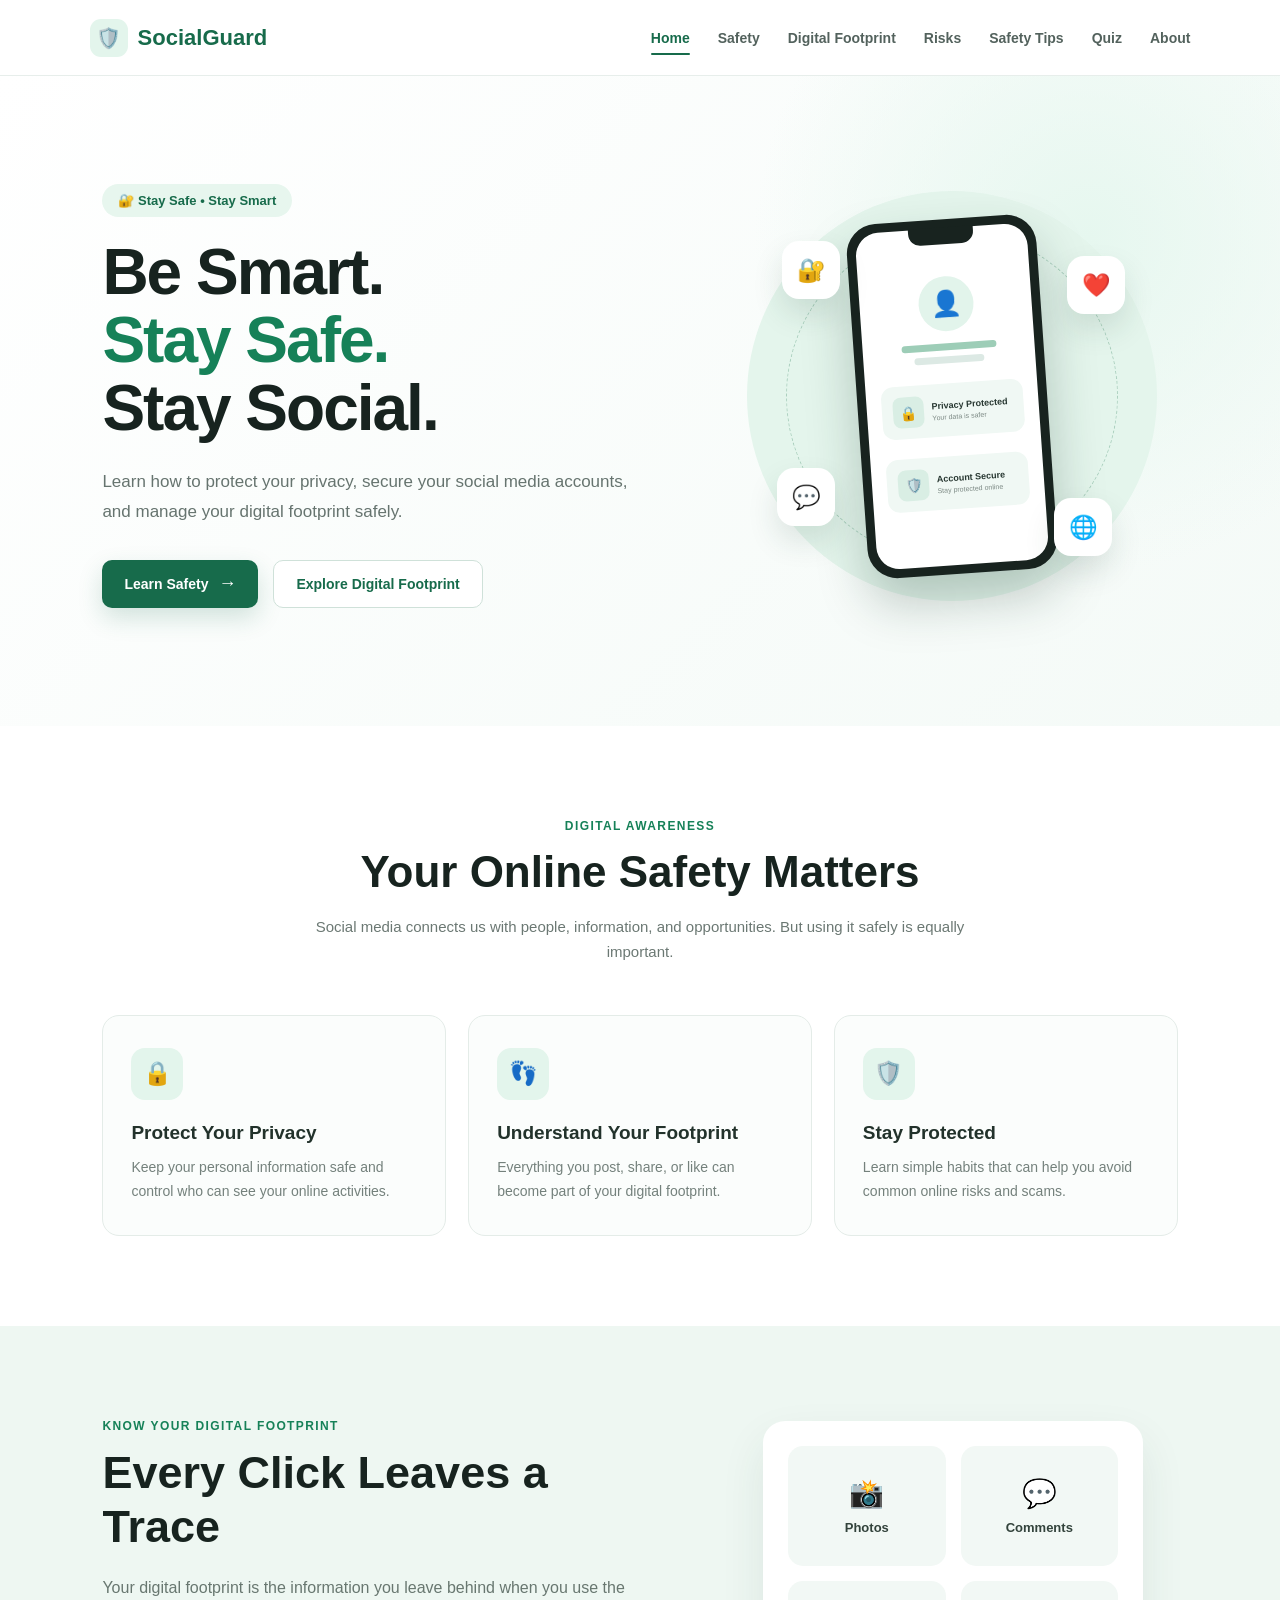
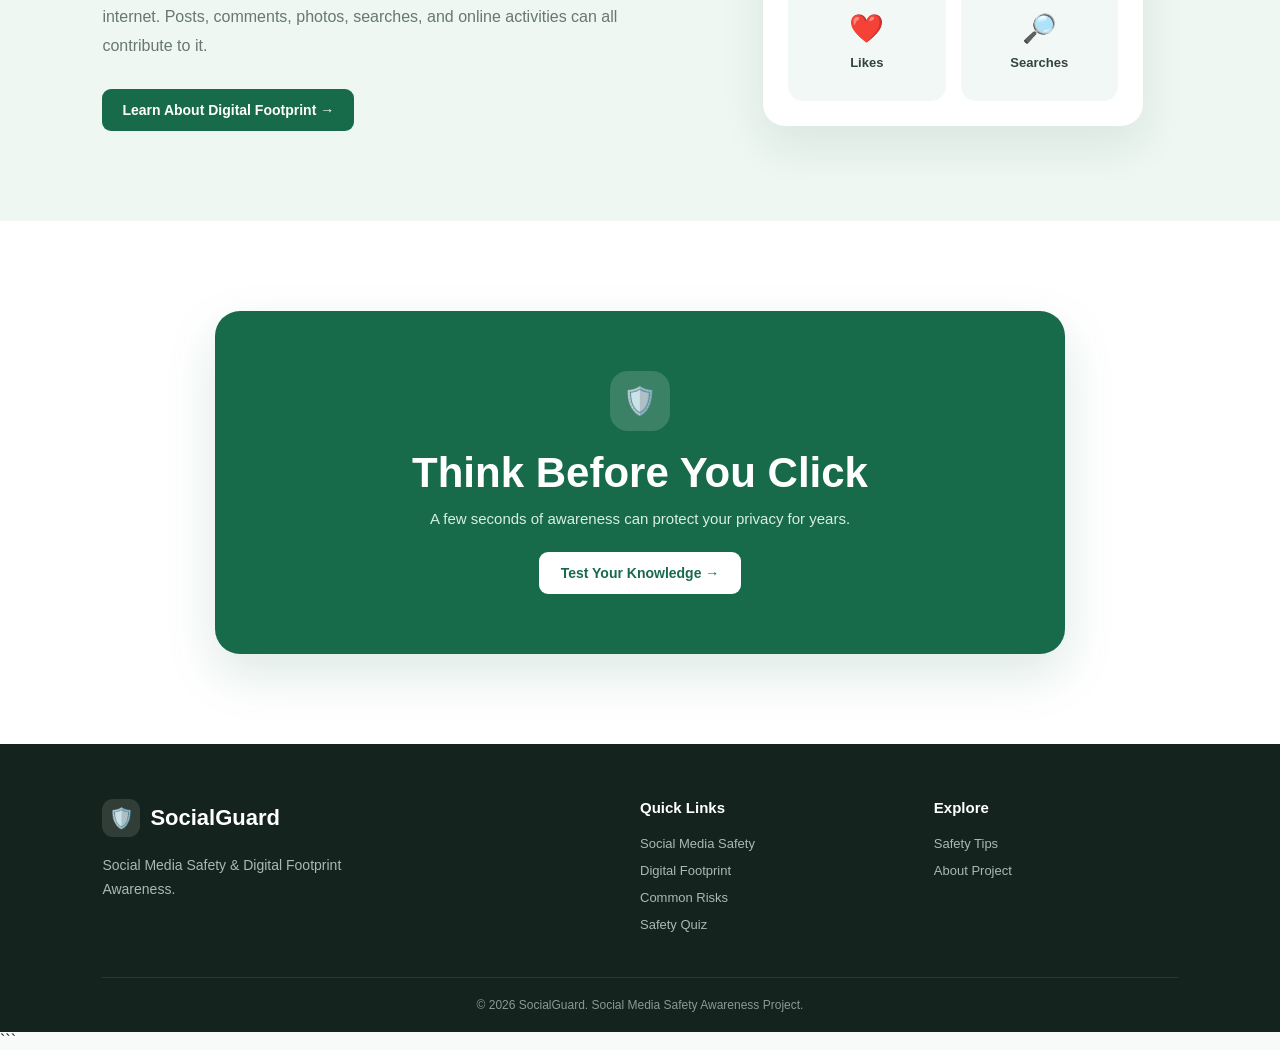
<file: index.html>
<!DOCTYPE html>
<html lang="en">

<head>
    <meta charset="UTF-8">
    <meta name="viewport" content="width=device-width, initial-scale=1.0">

    <title>SocialGuard | Social Media Safety</title>

    <link rel="stylesheet" href="index.css">
</head>

<body>

    <!-- ================= NAVBAR ================= -->

    <header class="navbar">

        <div class="logo">
            <span class="logo-icon">🛡️</span>
            <span>SocialGuard</span>
        </div>

        <nav class="nav-links">
            <a href="index.html" class="active">Home</a>
            <a href="safety.html">Safety</a>
            <a href="digital-footprint.html">Digital Footprint</a>
            <a href="risks.html">Risks</a>
            <a href="tips.html">Safety Tips</a>
            <a href="quiz.html">Quiz</a>
            <a href="about.html">About</a>
        </nav>

        <button class="menu-btn" onclick="toggleMenu()">☰</button>

    </header>


    <!-- ================= MOBILE MENU ================= -->

    <div class="mobile-menu" id="mobileMenu">

        <a href="index.html">Home</a>
        <a href="safety.html">Safety</a>
        <a href="digital-footprint.html">Digital Footprint</a>
        <a href="risks.html">Risks</a>
        <a href="tips.html">Safety Tips</a>
        <a href="quiz.html">Quiz</a>
        <a href="about.html">About</a>

    </div>


    <!-- ================= HERO SECTION ================= -->

    <main>

        <section class="hero">

            <div class="hero-content">

                <div class="hero-badge">
                    🔐 Stay Safe • Stay Smart
                </div>

                <h1>
                    Be Smart.
                    <span>Stay Safe.</span>
                    Stay Social.
                </h1>

                <p>
                    Learn how to protect your privacy, secure your
                    social media accounts, and manage your digital
                    footprint safely.
                </p>

                <div class="hero-buttons">

                    <a href="safety.html" class="primary-btn">
                        Learn Safety
                        <span>→</span>
                    </a>

                    <a href="digital-footprint.html" class="secondary-btn">
                        Explore Digital Footprint
                    </a>

                </div>

            </div>


            <!-- HERO VISUAL -->

            <div class="hero-visual">

                <div class="visual-circle">

                    <div class="phone">

                        <div class="phone-top"></div>

                        <div class="phone-screen">

                            <div class="profile-circle">
                                👤
                            </div>

                            <div class="profile-line large"></div>
                            <div class="profile-line"></div>

                            <div class="social-card">
                                <span>🔒</span>
                                <div>
                                    <strong>Privacy Protected</strong>
                                    <small>Your data is safer</small>
                                </div>
                            </div>

                            <div class="social-card">
                                <span>🛡️</span>
                                <div>
                                    <strong>Account Secure</strong>
                                    <small>Stay protected online</small>
                                </div>
                            </div>

                        </div>

                    </div>

                    <div class="floating-icon icon-one">🔐</div>
                    <div class="floating-icon icon-two">❤️</div>
                    <div class="floating-icon icon-three">💬</div>
                    <div class="floating-icon icon-four">🌐</div>

                </div>

            </div>

        </section>


        <!-- ================= INTRODUCTION ================= -->

        <section class="introduction">

            <div class="section-heading">

                <span class="small-title">
                    DIGITAL AWARENESS
                </span>

                <h2>
                    Your Online Safety Matters
                </h2>

                <p>
                    Social media connects us with people, information,
                    and opportunities. But using it safely is equally
                    important.
                </p>

            </div>


            <div class="intro-cards">

                <div class="intro-card">

                    <div class="card-icon">
                        🔒
                    </div>

                    <h3>
                        Protect Your Privacy
                    </h3>

                    <p>
                        Keep your personal information safe and
                        control who can see your online activities.
                    </p>

                </div>


                <div class="intro-card">

                    <div class="card-icon">
                        👣
                    </div>

                    <h3>
                        Understand Your Footprint
                    </h3>

                    <p>
                        Everything you post, share, or like can
                        become part of your digital footprint.
                    </p>

                </div>


                <div class="intro-card">

                    <div class="card-icon">
                        🛡️
                    </div>

                    <h3>
                        Stay Protected
                    </h3>

                    <p>
                        Learn simple habits that can help you avoid
                        common online risks and scams.
                    </p>

                </div>

            </div>

        </section>


        <!-- ================= DIGITAL FOOTPRINT SECTION ================= -->

        <section class="footprint-section">

            <div class="footprint-content">

                <span class="small-title">
                    KNOW YOUR DIGITAL FOOTPRINT
                </span>

                <h2>
                    Every Click Leaves a Trace
                </h2>

                <p>
                    Your digital footprint is the information you leave
                    behind when you use the internet. Posts, comments,
                    photos, searches, and online activities can all
                    contribute to it.
                </p>

                <a href="digital-footprint.html" class="learn-btn">
                    Learn About Digital Footprint →
                </a>

            </div>


            <div class="footprint-visual">

                <div class="footprint-box">

                    <div class="footprint-item">
                        <span>📸</span>
                        <strong>Photos</strong>
                    </div>

                    <div class="footprint-item">
                        <span>💬</span>
                        <strong>Comments</strong>
                    </div>

                    <div class="footprint-item">
                        <span>❤️</span>
                        <strong>Likes</strong>
                    </div>

                    <div class="footprint-item">
                        <span>🔎</span>
                        <strong>Searches</strong>
                    </div>

                </div>

            </div>

        </section>


        <!-- ================= CTA SECTION ================= -->

        <section class="cta-section">

            <div class="cta-content">

                <span class="cta-icon">
                    🛡️
                </span>

                <h2>
                    Think Before You Click
                </h2>

                <p>
                    A few seconds of awareness can protect your
                    privacy for years.
                </p>

                <a href="quiz.html" class="cta-btn">
                    Test Your Knowledge →
                </a>

            </div>

        </section>

    </main>


    <!-- ================= FOOTER ================= -->

    <footer class="footer">

        <div class="footer-content">

            <div class="footer-brand">

                <div class="logo">
                    <span class="logo-icon">🛡️</span>
                    <span>SocialGuard</span>
                </div>

                <p>
                    Social Media Safety & Digital Footprint
                    Awareness.
                </p>

            </div>


            <div class="footer-links">

                <h3>Quick Links</h3>

                <a href="safety.html">Social Media Safety</a>
                <a href="digital-footprint.html">Digital Footprint</a>
                <a href="risks.html">Common Risks</a>
                <a href="quiz.html">Safety Quiz</a>

            </div>


            <div class="footer-links">

                <h3>Explore</h3>

                <a href="tips.html">Safety Tips</a>
                <a href="about.html">About Project</a>

            </div>

        </div>


        <div class="footer-bottom">

            <p>
                © 2026 SocialGuard. Social Media Safety Awareness Project.
            </p>

        </div>

    </footer>


    <!-- ================= JAVASCRIPT ================= -->

    <script src="script.js"></script>

</body>

</html>
```
</file>
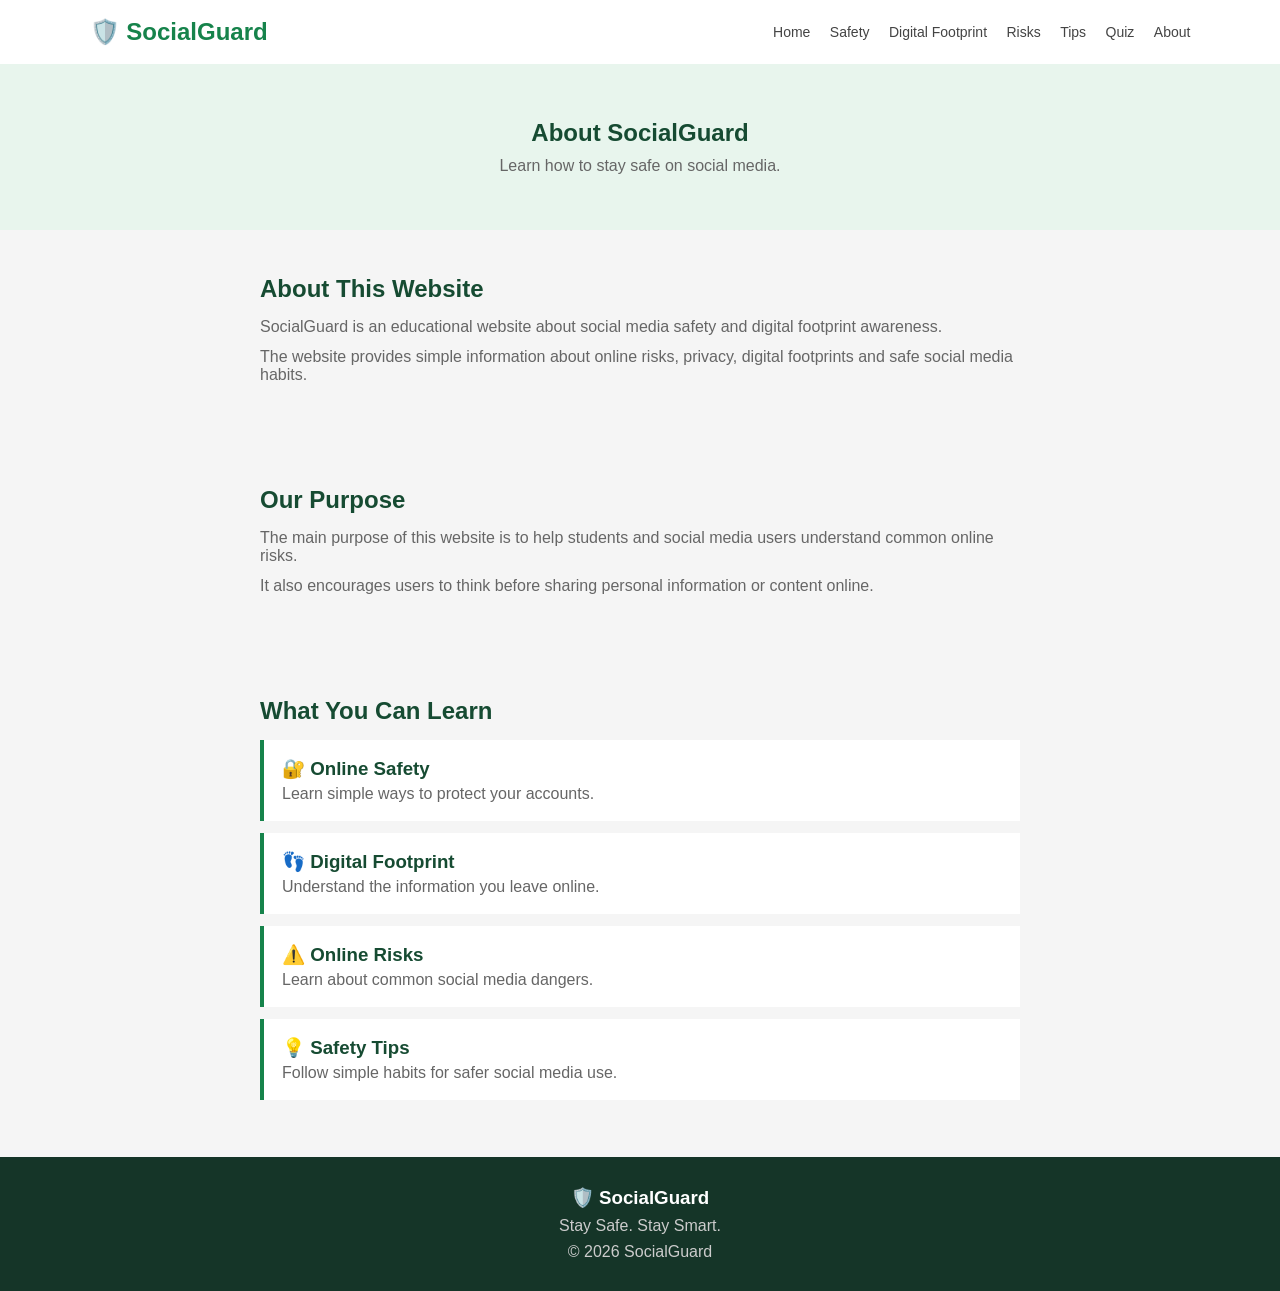
<file: about.html>
<!DOCTYPE html>
<html lang="en">

<head>
    <meta charset="UTF-8">
    <meta name="viewport" content="width=device-width, initial-scale=1.0">

    <title>About | SocialGuard</title>

    <link rel="stylesheet" href="about.css">
</head>

<body>

    <!-- Navbar -->
    <header class="navbar">

        <h2>🛡️ SocialGuard</h2>

        <nav>
            <a href="index.html">Home</a>
            <a href="safety.html">Safety</a>
            <a href="digital-footprint.html">Digital Footprint</a>
            <a href="risks.html">Risks</a>
            <a href="tips.html">Tips</a>
            <a href="quiz.html">Quiz</a>
            <a href="about.html">About</a>
        </nav>

        <button onclick="toggleMenu()">☰</button>

    </header>


    <!-- Mobile Menu -->
    <div id="mobileMenu">

        <a href="index.html">Home</a>
        <a href="safety.html">Safety</a>
        <a href="digital-footprint.html">Digital Footprint</a>
        <a href="risks.html">Risks</a>
        <a href="tips.html">Tips</a>
        <a href="quiz.html">Quiz</a>
        <a href="about.html">About</a>

    </div>


    <!-- Heading -->
    <section class="heading">

        <h1>About SocialGuard</h1>

        <p>
            Learn how to stay safe on social media.
        </p>

    </section>


    <!-- About -->
    <section class="about">

        <h2>About This Website</h2>

        <p>
            SocialGuard is an educational website about social media
            safety and digital footprint awareness.
        </p>

        <p>
            The website provides simple information about online risks,
            privacy, digital footprints and safe social media habits.
        </p>

    </section>


    <!-- Purpose -->
    <section class="purpose">

        <h2>Our Purpose</h2>

        <p>
            The main purpose of this website is to help students and
            social media users understand common online risks.
        </p>

        <p>
            It also encourages users to think before sharing personal
            information or content online.
        </p>

    </section>


    <!-- Topics -->
    <section class="topics">

        <h2>What You Can Learn</h2>

        <div class="topic">
            <h3>🔐 Online Safety</h3>
            <p>Learn simple ways to protect your accounts.</p>
        </div>

        <div class="topic">
            <h3>👣 Digital Footprint</h3>
            <p>Understand the information you leave online.</p>
        </div>

        <div class="topic">
            <h3>⚠️ Online Risks</h3>
            <p>Learn about common social media dangers.</p>
        </div>

        <div class="topic">
            <h3>💡 Safety Tips</h3>
            <p>Follow simple habits for safer social media use.</p>
        </div>

    </section>


    <!-- Footer -->
    <footer>

        <h3>🛡️ SocialGuard</h3>

        <p>Stay Safe. Stay Smart.</p>

        <p>© 2026 SocialGuard</p>

    </footer>


    <script src="script.js"></script>

</body>

</html>
</file>
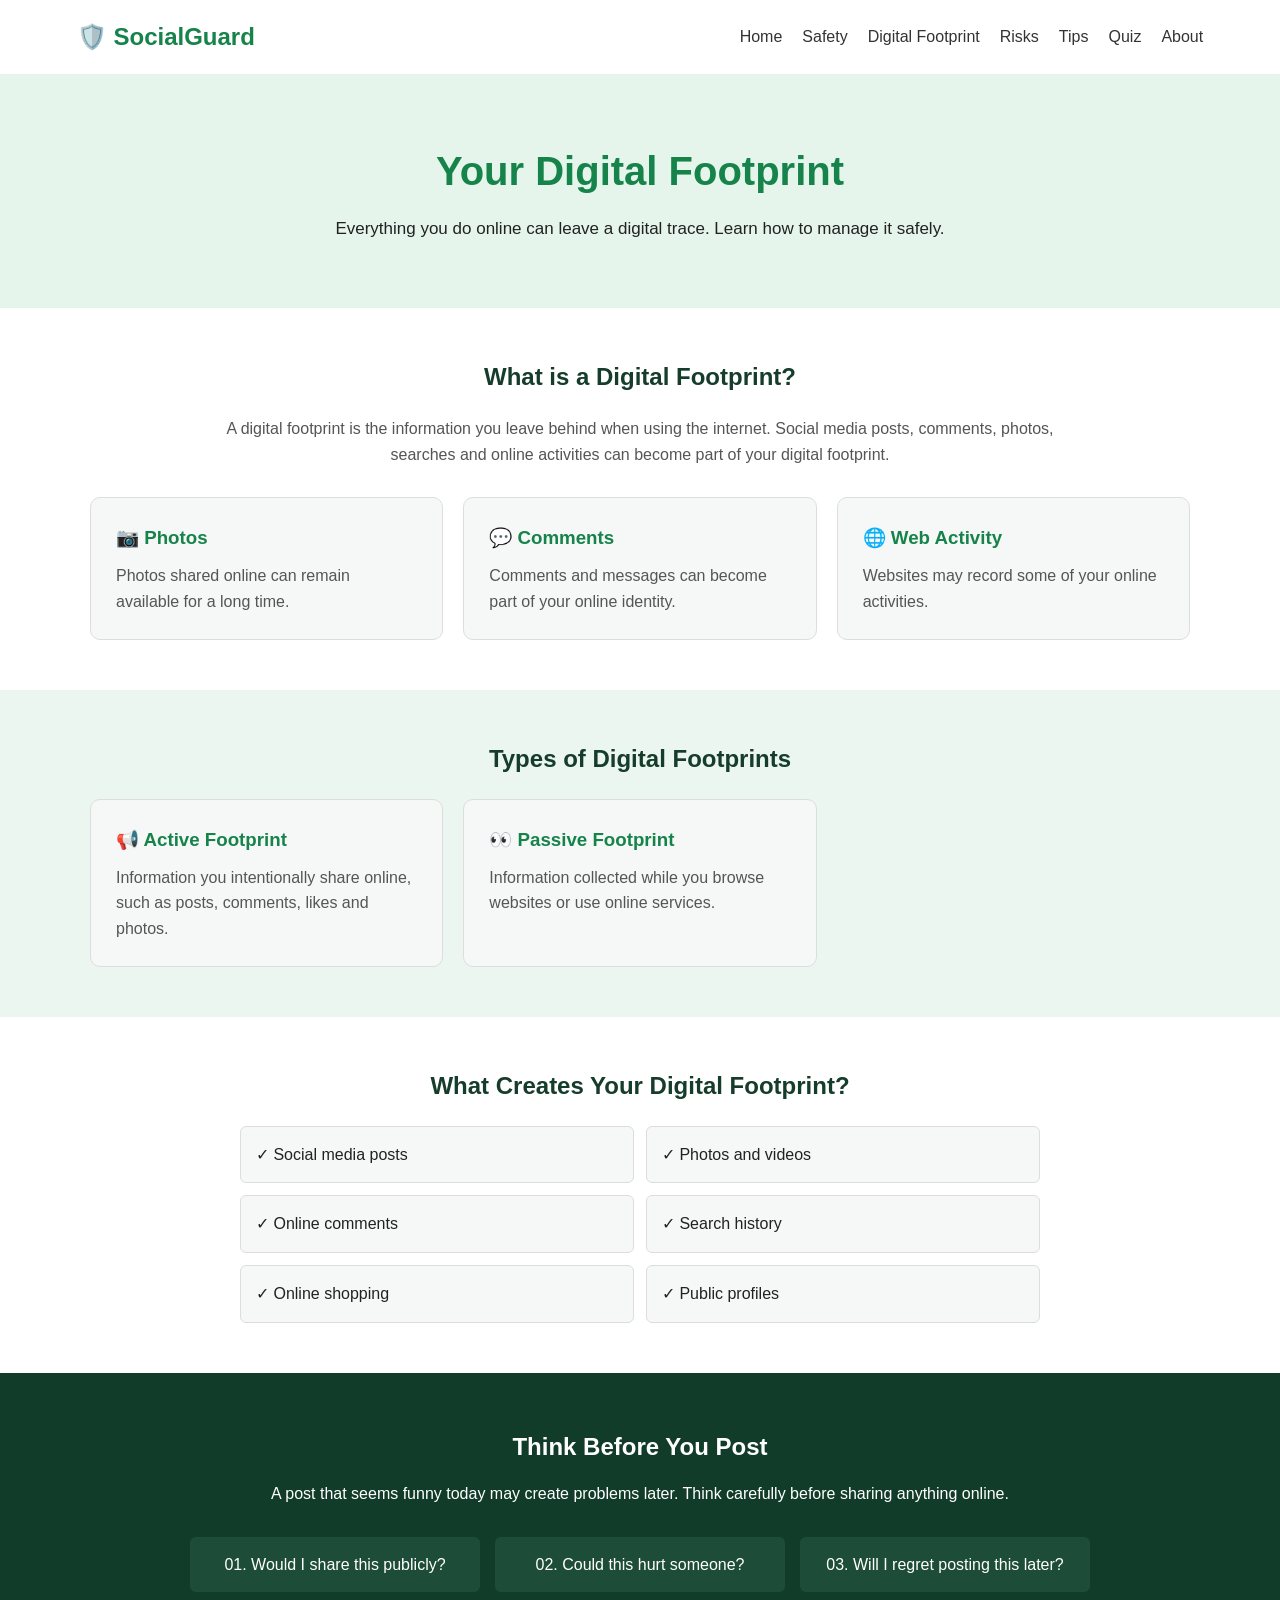
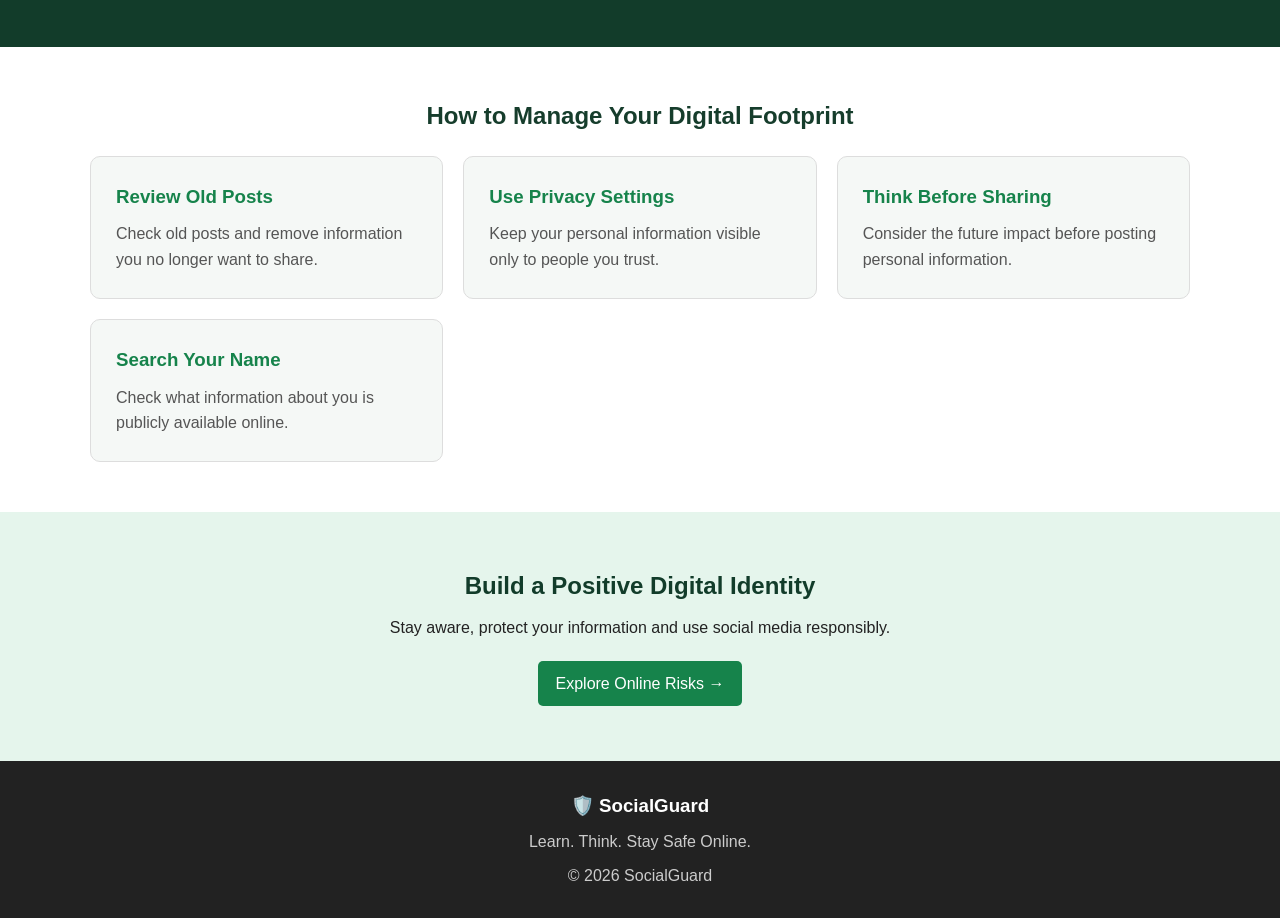
<file: digital-footprint.html>
<!DOCTYPE html>
<html lang="en">

<head>
    <meta charset="UTF-8">
    <meta name="viewport" content="width=device-width, initial-scale=1.0">

    <title>Digital Footprint | SocialGuard</title>

    <link rel="stylesheet" href="digital-footprint.css">
</head>

<body>

    <!-- Navbar -->
    <header class="navbar">

        <h2>🛡️ SocialGuard</h2>

        <nav>
            <a href="index.html">Home</a>
            <a href="safety.html">Safety</a>
            <a href="digital-footprint.html">Digital Footprint</a>
            <a href="risks.html">Risks</a>
            <a href="tips.html">Tips</a>
            <a href="quiz.html">Quiz</a>
            <a href="about.html">About</a>
        </nav>

        <button class="menu-btn" onclick="toggleMenu()">☰</button>

    </header>


    <!-- Mobile Menu -->
    <div class="mobile-menu" id="mobileMenu">

        <a href="index.html">Home</a>
        <a href="safety.html">Safety</a>
        <a href="digital-footprint.html">Digital Footprint</a>
        <a href="risks.html">Risks</a>
        <a href="tips.html">Tips</a>
        <a href="quiz.html">Quiz</a>
        <a href="about.html">About</a>

    </div>


    <!-- Heading -->
    <section class="heading">

        <h1>Your Digital Footprint</h1>

        <p>
            Everything you do online can leave a digital trace.
            Learn how to manage it safely.
        </p>

    </section>


    <!-- What is Digital Footprint -->
    <section class="section">

        <h2>What is a Digital Footprint?</h2>

        <p>
            A digital footprint is the information you leave behind
            when using the internet. Social media posts, comments,
            photos, searches and online activities can become part
            of your digital footprint.
        </p>

        <div class="cards">

            <div class="card">
                <h3>📷 Photos</h3>
                <p>
                    Photos shared online can remain available for a long time.
                </p>
            </div>

            <div class="card">
                <h3>💬 Comments</h3>
                <p>
                    Comments and messages can become part of your online identity.
                </p>
            </div>

            <div class="card">
                <h3>🌐 Web Activity</h3>
                <p>
                    Websites may record some of your online activities.
                </p>
            </div>

        </div>

    </section>


    <!-- Types -->
    <section class="section light">

        <h2>Types of Digital Footprints</h2>

        <div class="cards">

            <div class="card">
                <h3>📢 Active Footprint</h3>
                <p>
                    Information you intentionally share online,
                    such as posts, comments, likes and photos.
                </p>
            </div>

            <div class="card">
                <h3>👀 Passive Footprint</h3>
                <p>
                    Information collected while you browse websites
                    or use online services.
                </p>
            </div>

        </div>

    </section>


    <!-- Examples -->
    <section class="section">

        <h2>What Creates Your Digital Footprint?</h2>

        <div class="list">

            <p>✓ Social media posts</p>
            <p>✓ Photos and videos</p>
            <p>✓ Online comments</p>
            <p>✓ Search history</p>
            <p>✓ Online shopping</p>
            <p>✓ Public profiles</p>

        </div>

    </section>


    <!-- Think Before Posting -->
    <section class="think">

        <h2>Think Before You Post</h2>

        <p>
            A post that seems funny today may create problems later.
            Think carefully before sharing anything online.
        </p>

        <div class="questions">

            <p>01. Would I share this publicly?</p>

            <p>02. Could this hurt someone?</p>

            <p>03. Will I regret posting this later?</p>

        </div>

    </section>


    <!-- Manage -->
    <section class="section">

        <h2>How to Manage Your Digital Footprint</h2>

        <div class="cards">

            <div class="card">
                <h3>Review Old Posts</h3>
                <p>
                    Check old posts and remove information
                    you no longer want to share.
                </p>
            </div>

            <div class="card">
                <h3>Use Privacy Settings</h3>
                <p>
                    Keep your personal information visible
                    only to people you trust.
                </p>
            </div>

            <div class="card">
                <h3>Think Before Sharing</h3>
                <p>
                    Consider the future impact before posting
                    personal information.
                </p>
            </div>

            <div class="card">
                <h3>Search Your Name</h3>
                <p>
                    Check what information about you is
                    publicly available online.
                </p>
            </div>

        </div>

    </section>


    <!-- Bottom -->
    <section class="bottom">

        <h2>Build a Positive Digital Identity</h2>

        <p>
            Stay aware, protect your information and use
            social media responsibly.
        </p>

        <a href="risks.html">Explore Online Risks →</a>

    </section>


    <!-- Footer -->
    <footer>

        <h3>🛡️ SocialGuard</h3>

        <p>Learn. Think. Stay Safe Online.</p>

        <p>© 2026 SocialGuard</p>

    </footer>


    <script src="script.js"></script>

</body>

</html>
</file>
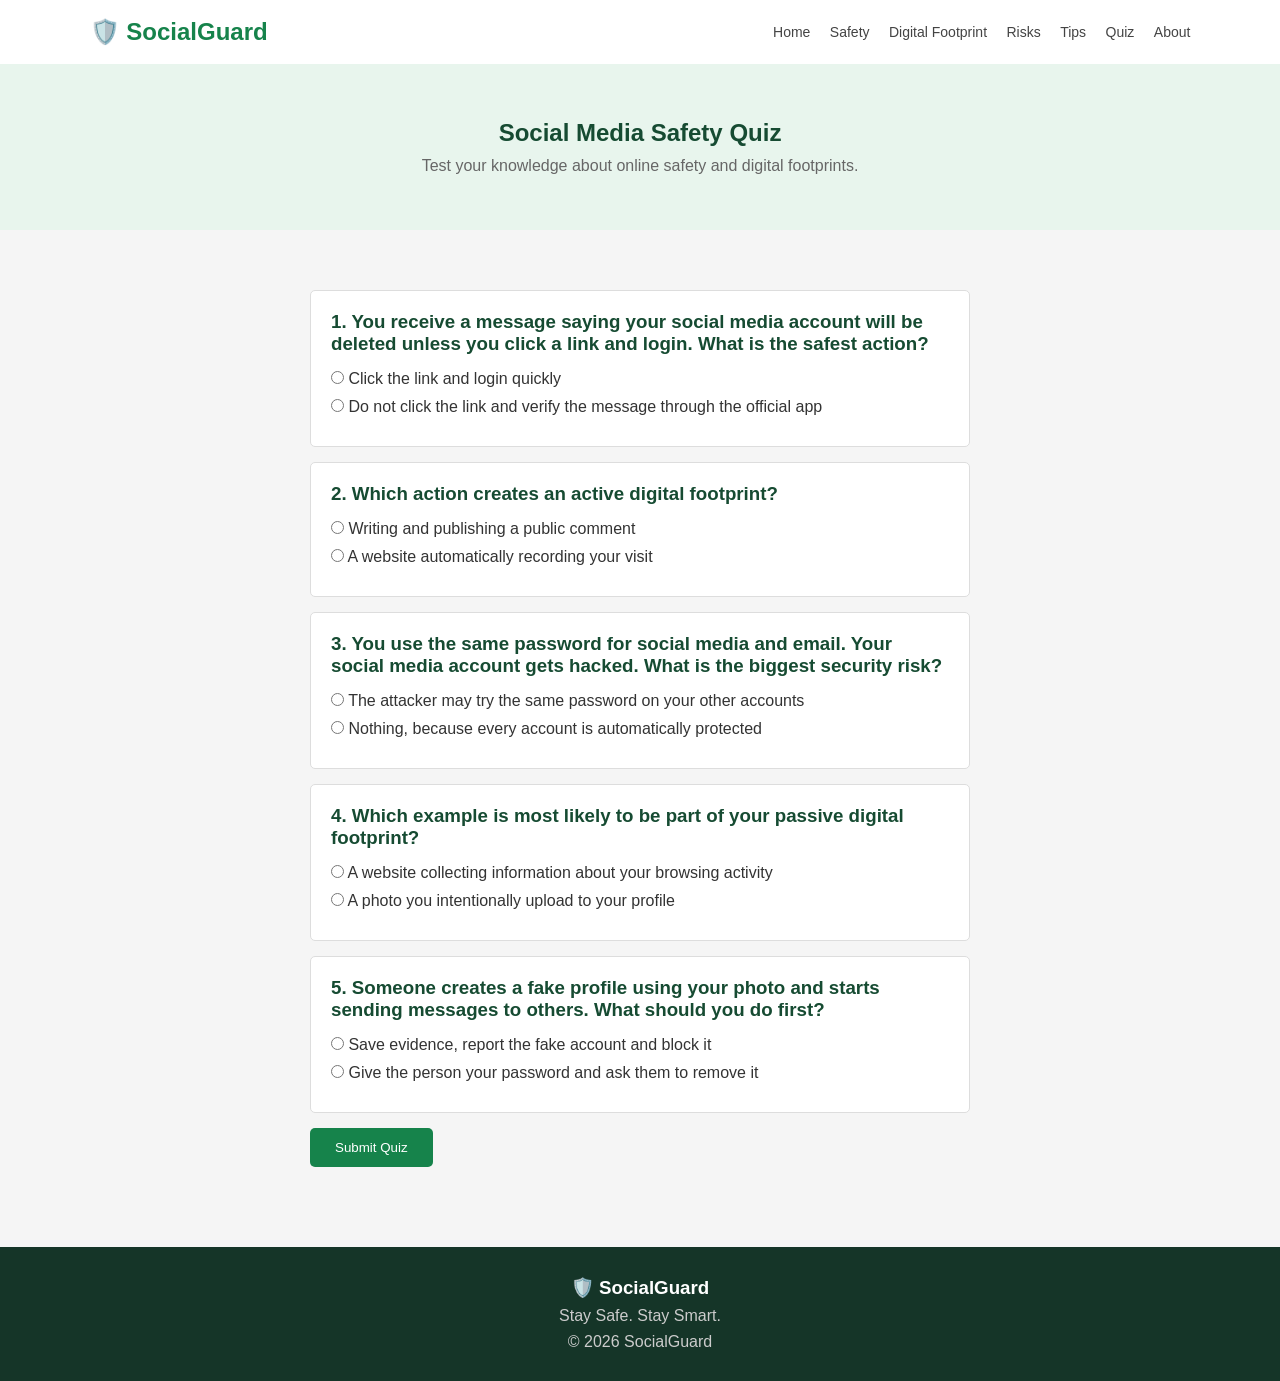
<file: quiz.html>
<!DOCTYPE html>
<html lang="en">

<head>
    <meta charset="UTF-8">
    <meta name="viewport" content="width=device-width, initial-scale=1.0">

    <title>Quiz | SocialGuard</title>

    <link rel="stylesheet" href="quiz.css">
</head>

<body>

    <!-- Navbar -->
    <header class="navbar">

        <h2>🛡️ SocialGuard</h2>

        <nav>
            <a href="index.html">Home</a>
            <a href="safety.html">Safety</a>
            <a href="digital-footprint.html">Digital Footprint</a>
            <a href="risks.html">Risks</a>
            <a href="tips.html">Tips</a>
            <a href="quiz.html">Quiz</a>
            <a href="about.html">About</a>
        </nav>

        <button onclick="toggleMenu()">☰</button>

    </header>


    <!-- Mobile Menu -->
    <div id="mobileMenu">

        <a href="index.html">Home</a>
        <a href="safety.html">Safety</a>
        <a href="digital-footprint.html">Digital Footprint</a>
        <a href="risks.html">Risks</a>
        <a href="tips.html">Tips</a>
        <a href="quiz.html">Quiz</a>
        <a href="about.html">About</a>

    </div>


    <!-- Heading -->
    <section class="heading">

        <h1>Social Media Safety Quiz</h1>

        <p>Test your knowledge about online safety and digital footprints.</p>

    </section>


    <!-- Quiz -->
    <section class="quiz">

        <!-- Question 1 -->
        <div class="question">

            <h3>
                1. You receive a message saying your social media account
                will be deleted unless you click a link and login. What is
                the safest action?
            </h3>

            <label>
                <input type="radio" name="q1" value="login">
                Click the link and login quickly
            </label>

            <label>
                <input type="radio" name="q1" value="no">
                Do not click the link and verify the message through the official app
            </label>

        </div>


        <!-- Question 2 -->
        <div class="question">

            <h3>
                2. Which action creates an active digital footprint?
            </h3>

            <label>
                <input type="radio" name="q2" value="avoid">
                Writing and publishing a public comment
            </label>

            <label>
                <input type="radio" name="q2" value="browser">
                A website automatically recording your visit
            </label>

        </div>


        <!-- Question 3 -->
        <div class="question">

            <h3>
                3. You use the same password for social media and email.
                Your social media account gets hacked. What is the biggest
                security risk?
            </h3>

            <label>
                <input type="radio" name="q3" value="yes">
                The attacker may try the same password on your other accounts
            </label>

            <label>
                <input type="radio" name="q3" value="no">
                Nothing, because every account is automatically protected
            </label>

        </div>


        <!-- Question 4 -->
        <div class="question">

            <h3>
                4. Which example is most likely to be part of your passive
                digital footprint?
            </h3>

            <label>
                <input type="radio" name="q4" value="online">
                A website collecting information about your browsing activity
            </label>

            <label>
                <input type="radio" name="q4" value="shoe">
                A photo you intentionally upload to your profile
            </label>

        </div>


        <!-- Question 5 -->
        <div class="question">

            <h3>
                5. Someone creates a fake profile using your photo and
                starts sending messages to others. What should you do first?
            </h3>

            <label>
                <input type="radio" name="q5" value="report">
                Save evidence, report the fake account and block it
            </label>

            <label>
                <input type="radio" name="q5" value="password">
                Give the person your password and ask them to remove it
            </label>

        </div>


        <!-- Submit -->
        <button class="submit" onclick="checkQuiz()">
            Submit Quiz
        </button>

        <p id="result"></p>

    </section>


    <!-- Footer -->
    <footer>

        <h3>🛡️ SocialGuard</h3>

        <p>Stay Safe. Stay Smart.</p>

        <p>© 2026 SocialGuard</p>

    </footer>


    <script src="script.js"></script>

</body>

</html>
</file>
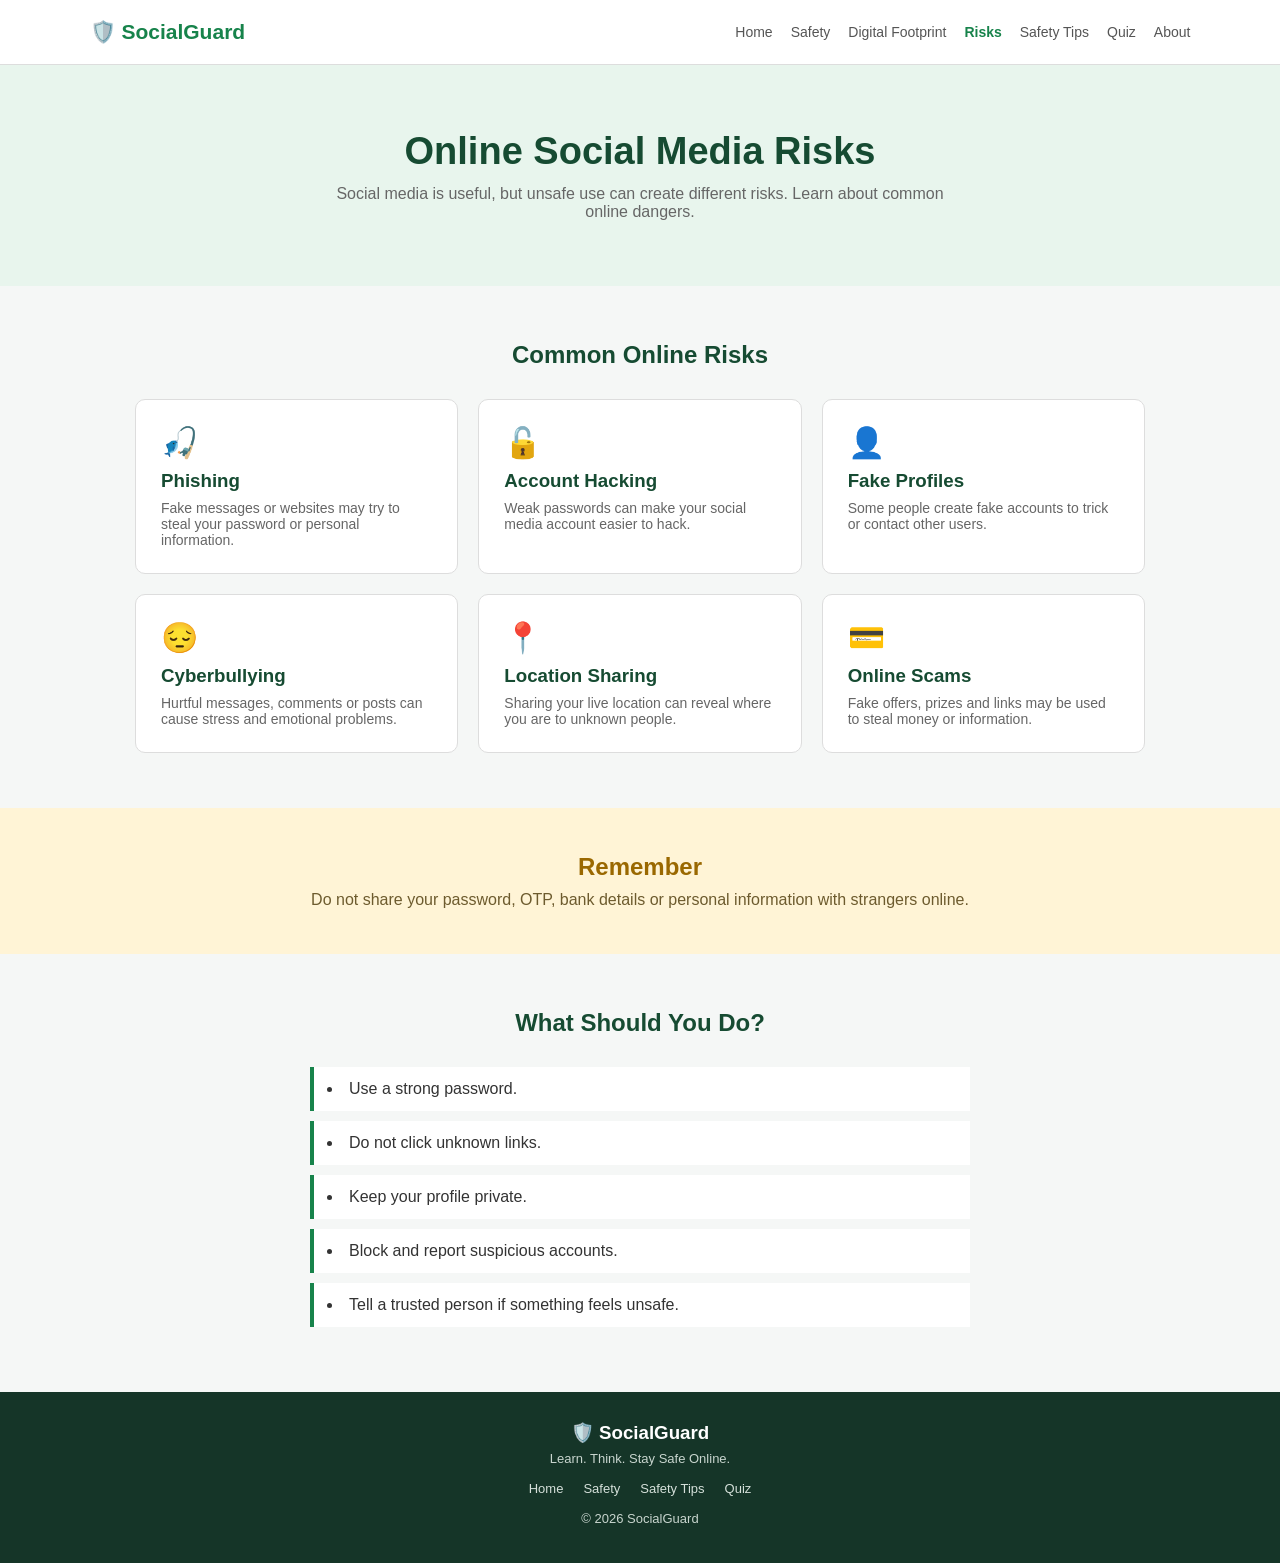
<file: risk.html>
<!DOCTYPE html>
<html lang="en">

<head>
    <meta charset="UTF-8">
    <meta name="viewport" content="width=device-width, initial-scale=1.0">

    <title>Online Risks | SocialGuard</title>

    <link rel="stylesheet" href="risk.css">
</head>

<body>

    <!-- Navbar -->
    <header class="navbar">

        <div class="logo">🛡️ SocialGuard</div>

        <nav class="nav-links">
            <a href="index.html">Home</a>
            <a href="safety.html">Safety</a>
            <a href="digital-footprint.html">Digital Footprint</a>
            <a href="risks.html" class="active">Risks</a>
            <a href="tips.html">Safety Tips</a>
            <a href="quiz.html">Quiz</a>
            <a href="about.html">About</a>
        </nav>

        <button class="menu-btn" onclick="toggleMenu()">☰</button>

    </header>


    <!-- Mobile Menu -->
    <div class="mobile-menu" id="mobileMenu">
        <a href="index.html">Home</a>
        <a href="safety.html">Safety</a>
        <a href="digital-footprint.html">Digital Footprint</a>
        <a href="risks.html">Risks</a>
        <a href="tips.html">Safety Tips</a>
        <a href="quiz.html">Quiz</a>
        <a href="about.html">About</a>
    </div>


    <!-- Page Heading -->
    <section class="hero">

        <h1>Online Social Media Risks</h1>

        <p>
            Social media is useful, but unsafe use can create different risks.
            Learn about common online dangers.
        </p>

    </section>


    <!-- Risks -->
    <section class="risks">

        <h2>Common Online Risks</h2>

        <div class="risk-grid">

            <div class="risk-card">
                <div>🎣</div>
                <h3>Phishing</h3>
                <p>
                    Fake messages or websites may try to steal your
                    password or personal information.
                </p>
            </div>

            <div class="risk-card">
                <div>🔓</div>
                <h3>Account Hacking</h3>
                <p>
                    Weak passwords can make your social media account
                    easier to hack.
                </p>
            </div>

            <div class="risk-card">
                <div>👤</div>
                <h3>Fake Profiles</h3>
                <p>
                    Some people create fake accounts to trick or
                    contact other users.
                </p>
            </div>

            <div class="risk-card">
                <div>😔</div>
                <h3>Cyberbullying</h3>
                <p>
                    Hurtful messages, comments or posts can cause
                    stress and emotional problems.
                </p>
            </div>

            <div class="risk-card">
                <div>📍</div>
                <h3>Location Sharing</h3>
                <p>
                    Sharing your live location can reveal where
                    you are to unknown people.
                </p>
            </div>

            <div class="risk-card">
                <div>💳</div>
                <h3>Online Scams</h3>
                <p>
                    Fake offers, prizes and links may be used to
                    steal money or information.
                </p>
            </div>

        </div>

    </section>


    <!-- Warning -->
    <section class="warning">

        <h2>Remember</h2>

        <p>
            Do not share your password, OTP, bank details or
            personal information with strangers online.
        </p>

    </section>


    <!-- What To Do -->
    <section class="action">

        <h2>What Should You Do?</h2>

        <ul>
            <li>Use a strong password.</li>
            <li>Do not click unknown links.</li>
            <li>Keep your profile private.</li>
            <li>Block and report suspicious accounts.</li>
            <li>Tell a trusted person if something feels unsafe.</li>
        </ul>

    </section>


    <!-- Footer -->
    <footer>

        <h3>🛡️ SocialGuard</h3>

        <p>Learn. Think. Stay Safe Online.</p>

        <div class="footer-links">
            <a href="index.html">Home</a>
            <a href="safety.html">Safety</a>
            <a href="tips.html">Safety Tips</a>
            <a href="quiz.html">Quiz</a>
        </div>

        <p>© 2026 SocialGuard</p>

    </footer>


    <script src="script.js"></script>

</body>

</html>
</file>
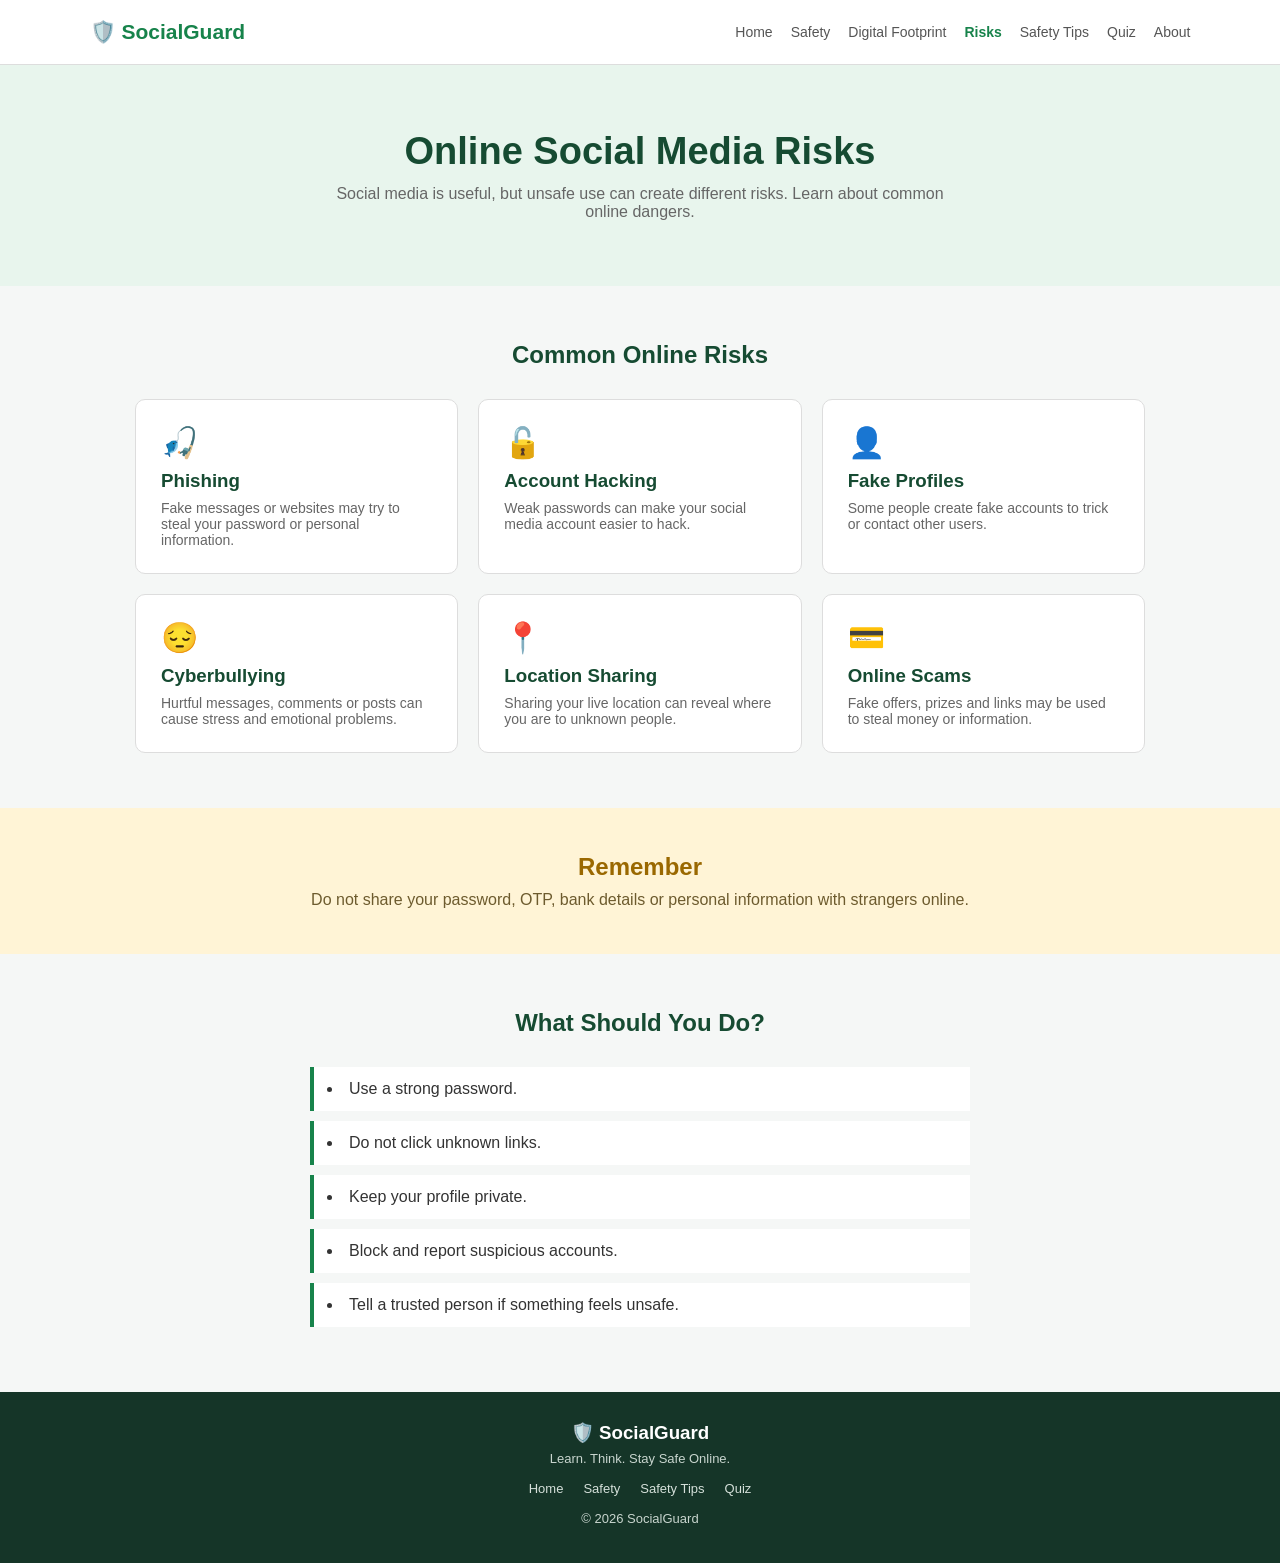
<file: risks.html>
<!DOCTYPE html>
<html lang="en">

<head>
    <meta charset="UTF-8">
    <meta name="viewport" content="width=device-width, initial-scale=1.0">

    <title>Online Risks | SocialGuard</title>

    <link rel="stylesheet" href="risks.css">
</head>

<body>

    <!-- Navbar -->
    <header class="navbar">

        <div class="logo">🛡️ SocialGuard</div>

        <nav class="nav-links">
            <a href="index.html">Home</a>
            <a href="safety.html">Safety</a>
            <a href="digital-footprint.html">Digital Footprint</a>
            <a href="risks.html" class="active">Risks</a>
            <a href="tips.html">Safety Tips</a>
            <a href="quiz.html">Quiz</a>
            <a href="about.html">About</a>
        </nav>

        <button class="menu-btn" onclick="toggleMenu()">☰</button>

    </header>


    <!-- Mobile Menu -->
    <div class="mobile-menu" id="mobileMenu">
        <a href="index.html">Home</a>
        <a href="safety.html">Safety</a>
        <a href="digital-footprint.html">Digital Footprint</a>
        <a href="risks.html">Risks</a>
        <a href="tips.html">Safety Tips</a>
        <a href="quiz.html">Quiz</a>
        <a href="about.html">About</a>
    </div>


    <!-- Page Heading -->
    <section class="hero">

        <h1>Online Social Media Risks</h1>

        <p>
            Social media is useful, but unsafe use can create different risks.
            Learn about common online dangers.
        </p>

    </section>


    <!-- Risks -->
    <section class="risks">

        <h2>Common Online Risks</h2>

        <div class="risk-grid">

            <div class="risk-card">
                <div>🎣</div>
                <h3>Phishing</h3>
                <p>
                    Fake messages or websites may try to steal your
                    password or personal information.
                </p>
            </div>

            <div class="risk-card">
                <div>🔓</div>
                <h3>Account Hacking</h3>
                <p>
                    Weak passwords can make your social media account
                    easier to hack.
                </p>
            </div>

            <div class="risk-card">
                <div>👤</div>
                <h3>Fake Profiles</h3>
                <p>
                    Some people create fake accounts to trick or
                    contact other users.
                </p>
            </div>

            <div class="risk-card">
                <div>😔</div>
                <h3>Cyberbullying</h3>
                <p>
                    Hurtful messages, comments or posts can cause
                    stress and emotional problems.
                </p>
            </div>

            <div class="risk-card">
                <div>📍</div>
                <h3>Location Sharing</h3>
                <p>
                    Sharing your live location can reveal where
                    you are to unknown people.
                </p>
            </div>

            <div class="risk-card">
                <div>💳</div>
                <h3>Online Scams</h3>
                <p>
                    Fake offers, prizes and links may be used to
                    steal money or information.
                </p>
            </div>

        </div>

    </section>


    <!-- Warning -->
    <section class="warning">

        <h2>Remember</h2>

        <p>
            Do not share your password, OTP, bank details or
            personal information with strangers online.
        </p>

    </section>


    <!-- What To Do -->
    <section class="action">

        <h2>What Should You Do?</h2>

        <ul>
            <li>Use a strong password.</li>
            <li>Do not click unknown links.</li>
            <li>Keep your profile private.</li>
            <li>Block and report suspicious accounts.</li>
            <li>Tell a trusted person if something feels unsafe.</li>
        </ul>

    </section>


    <!-- Footer -->
    <footer>

        <h3>🛡️ SocialGuard</h3>

        <p>Learn. Think. Stay Safe Online.</p>

        <div class="footer-links">
            <a href="index.html">Home</a>
            <a href="safety.html">Safety</a>
            <a href="tips.html">Safety Tips</a>
            <a href="quiz.html">Quiz</a>
        </div>

        <p>© 2026 SocialGuard</p>

    </footer>


    <script src="script.js"></script>

</body>

</html>
</file>
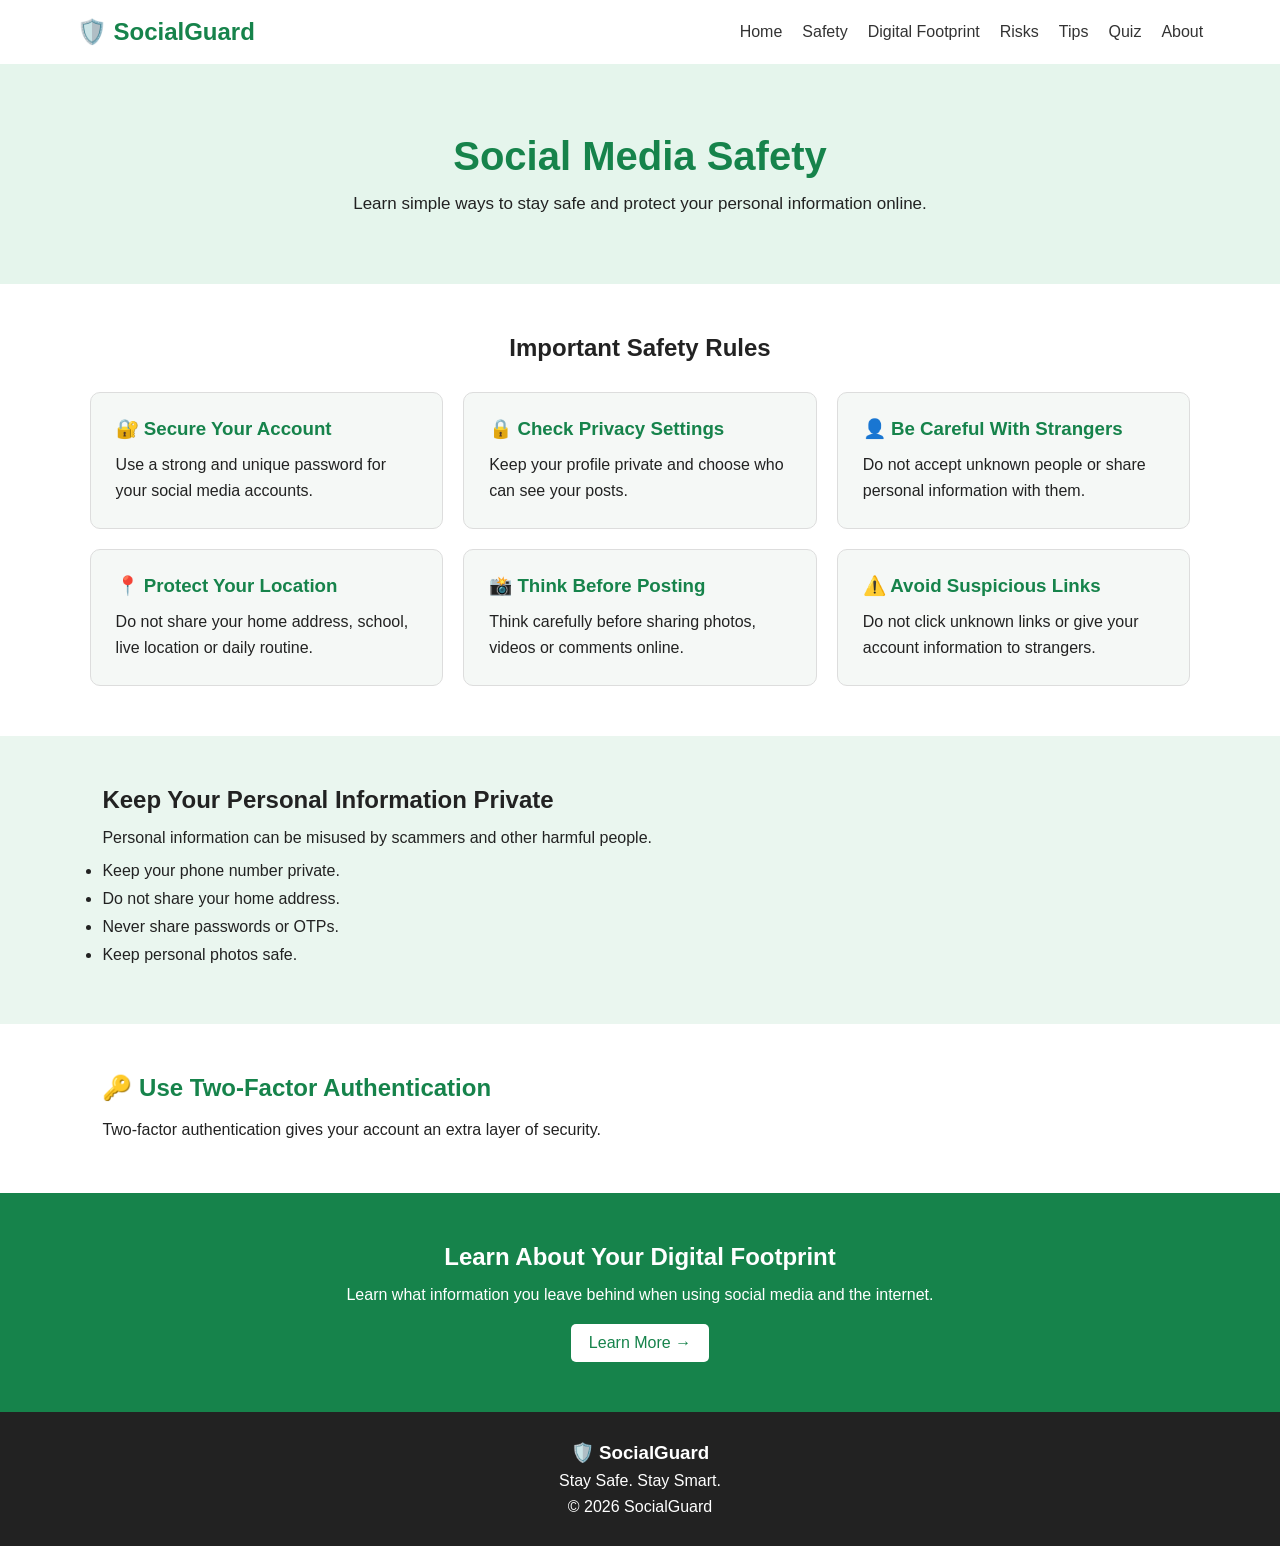
<file: safety.html>
<!DOCTYPE html>
<html lang="en">

<head>
    <meta charset="UTF-8">
    <meta name="viewport" content="width=device-width, initial-scale=1.0">

    <title>Safety | SocialGuard</title>

    <link rel="stylesheet" href="safety.css">
</head>

<body>

    <!-- Navbar -->
    <header class="navbar">

        <h2>🛡️ SocialGuard</h2>

        <nav>
            <a href="index.html">Home</a>
            <a href="safety.html">Safety</a>
            <a href="digital-footprint.html">Digital Footprint</a>
            <a href="risks.html">Risks</a>
            <a href="tips.html">Tips</a>
            <a href="quiz.html">Quiz</a>
            <a href="about.html">About</a>
        </nav>

        <button class="menu-btn" onclick="toggleMenu()">☰</button>

    </header>


    <!-- Mobile Menu -->
    <div class="mobile-menu" id="mobileMenu">

        <a href="index.html">Home</a>
        <a href="safety.html">Safety</a>
        <a href="digital-footprint.html">Digital Footprint</a>
        <a href="risks.html">Risks</a>
        <a href="tips.html">Tips</a>
        <a href="quiz.html">Quiz</a>
        <a href="about.html">About</a>

    </div>


    <!-- Heading -->
    <section class="heading">

        <h1>Social Media Safety</h1>

        <p>
            Learn simple ways to stay safe and protect your
            personal information online.
        </p>

    </section>


    <!-- Safety Tips -->
    <section class="safety">

        <h2>Important Safety Rules</h2>

        <div class="safety-grid">

            <div class="card">
                <h3>🔐 Secure Your Account</h3>
                <p>
                    Use a strong and unique password for your
                    social media accounts.
                </p>
            </div>


            <div class="card">
                <h3>🔒 Check Privacy Settings</h3>
                <p>
                    Keep your profile private and choose who
                    can see your posts.
                </p>
            </div>


            <div class="card">
                <h3>👤 Be Careful With Strangers</h3>
                <p>
                    Do not accept unknown people or share
                    personal information with them.
                </p>
            </div>


            <div class="card">
                <h3>📍 Protect Your Location</h3>
                <p>
                    Do not share your home address, school,
                    live location or daily routine.
                </p>
            </div>


            <div class="card">
                <h3>📸 Think Before Posting</h3>
                <p>
                    Think carefully before sharing photos,
                    videos or comments online.
                </p>
            </div>


            <div class="card">
                <h3>⚠️ Avoid Suspicious Links</h3>
                <p>
                    Do not click unknown links or give your
                    account information to strangers.
                </p>
            </div>

        </div>

    </section>


    <!-- Privacy -->
    <section class="privacy">

        <h2>Keep Your Personal Information Private</h2>

        <p>
            Personal information can be misused by scammers
            and other harmful people.
        </p>

        <ul>
            <li>Keep your phone number private.</li>
            <li>Do not share your home address.</li>
            <li>Never share passwords or OTPs.</li>
            <li>Keep personal photos safe.</li>
        </ul>

    </section>


    <!-- Two Factor Authentication -->
    <section class="twofa">

        <h2>🔑 Use Two-Factor Authentication</h2>

        <p>
            Two-factor authentication gives your account
            an extra layer of security.
        </p>

    </section>


    <!-- Bottom Section -->
    <section class="bottom">

        <h2>Learn About Your Digital Footprint</h2>

        <p>
            Learn what information you leave behind
            when using social media and the internet.
        </p>

        <a href="digital-footprint.html">
            Learn More →
        </a>

    </section>


    <!-- Footer -->
    <footer>

        <h3>🛡️ SocialGuard</h3>

        <p>Stay Safe. Stay Smart.</p>

        <p>© 2026 SocialGuard</p>

    </footer>


    <script src="script.js"></script>

</body>

</html>
</file>
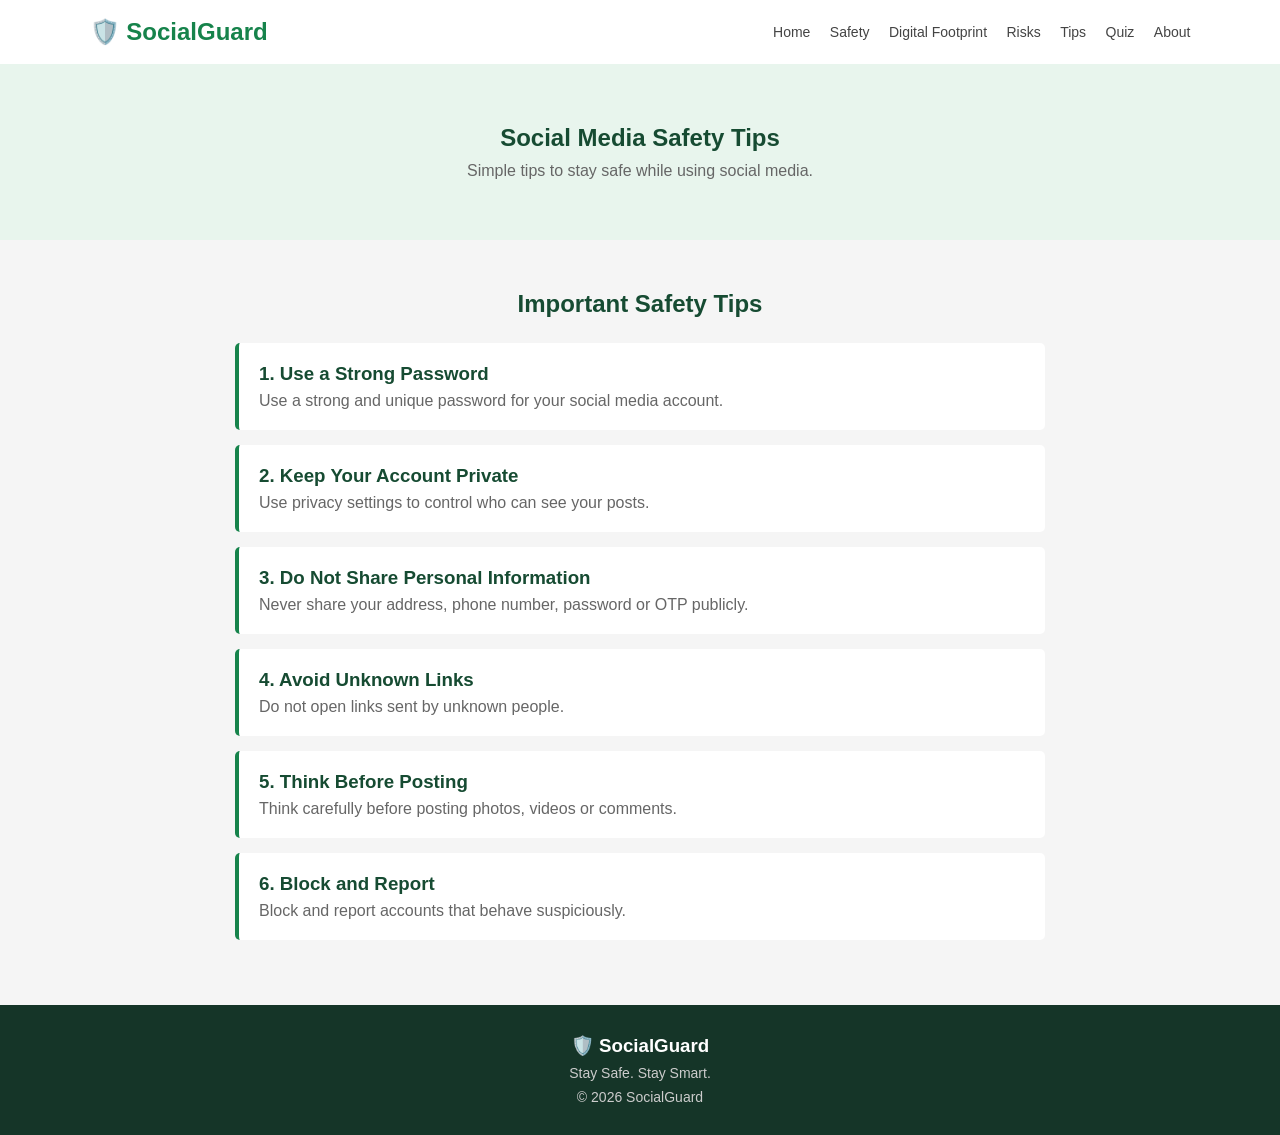
<file: tips.html>
<!DOCTYPE html>
<html lang="en">

<head>
    <meta charset="UTF-8">
    <meta name="viewport" content="width=device-width, initial-scale=1.0">

    <title>Safety Tips | SocialGuard</title>

    <link rel="stylesheet" href="tips.css">
</head>

<body>

    <!-- Navbar -->
    <header class="navbar">

        <h2>🛡️ SocialGuard</h2>

        <nav>
            <a href="index.html">Home</a>
            <a href="safety.html">Safety</a>
            <a href="digital-footprint.html">Digital Footprint</a>
            <a href="risks.html">Risks</a>
            <a href="tips.html">Tips</a>
            <a href="quiz.html">Quiz</a>
            <a href="about.html">About</a>
        </nav>

        <button onclick="toggleMenu()">☰</button>

    </header>


    <!-- Mobile Menu -->
    <div id="mobileMenu">
        <a href="index.html">Home</a>
        <a href="safety.html">Safety</a>
        <a href="digital-footprint.html">Digital Footprint</a>
        <a href="risks.html">Risks</a>
        <a href="tips.html">Tips</a>
        <a href="quiz.html">Quiz</a>
        <a href="about.html">About</a>
    </div>


    <!-- Heading -->
    <section class="heading">

        <h1>Social Media Safety Tips</h1>

        <p>
            Simple tips to stay safe while using social media.
        </p>

    </section>


    <!-- Tips -->
    <section class="tips">

        <h2>Important Safety Tips</h2>

        <div class="tip">

            <h3>1. Use a Strong Password</h3>

            <p>
                Use a strong and unique password for your social media account.
            </p>

        </div>

        <div class="tip">

            <h3>2. Keep Your Account Private</h3>

            <p>
                Use privacy settings to control who can see your posts.
            </p>

        </div>

        <div class="tip">

            <h3>3. Do Not Share Personal Information</h3>

            <p>
                Never share your address, phone number, password or OTP publicly.
            </p>

        </div>

        <div class="tip">

            <h3>4. Avoid Unknown Links</h3>

            <p>
                Do not open links sent by unknown people.
            </p>

        </div>

        <div class="tip">

            <h3>5. Think Before Posting</h3>

            <p>
                Think carefully before posting photos, videos or comments.
            </p>

        </div>

        <div class="tip">

            <h3>6. Block and Report</h3>

            <p>
                Block and report accounts that behave suspiciously.
            </p>

        </div>

    </section>


    <!-- Footer -->
    <footer>

        <h3>🛡️ SocialGuard</h3>

        <p>Stay Safe. Stay Smart.</p>

        <p>© 2026 SocialGuard</p>

    </footer>


    <script src="script.js"></script>

</body>

</html>
</file>
<file: index.css>
/* ================= RESET ================= */

* {
    margin: 0;
    padding: 0;
    box-sizing: border-box;
}

html {
    scroll-behavior: smooth;
}

body {
    font-family: "Segoe UI", Arial, sans-serif;
    background: #f7faf9;
    color: #17231f;
    overflow-x: hidden;
}

a {
    text-decoration: none;
    color: inherit;
}


/* ================= NAVBAR ================= */

.navbar {
    width: 100%;
    min-height: 76px;
    padding: 0 7%;
    display: flex;
    align-items: center;
    justify-content: space-between;
    background: rgba(255, 255, 255, 0.96);
    border-bottom: 1px solid #e7eeeb;
    position: relative;
    z-index: 1000;
}

.logo {
    display: flex;
    align-items: center;
    gap: 10px;
    font-size: 22px;
    font-weight: 750;
    color: #176b4b;
    white-space: nowrap;
}

.logo-icon {
    width: 38px;
    height: 38px;
    border-radius: 11px;
    display: flex;
    align-items: center;
    justify-content: center;
    background: #e3f5ec;
    font-size: 20px;
}

.nav-links {
    display: flex;
    align-items: center;
    gap: 28px;
}

.nav-links a {
    position: relative;
    padding: 28px 0;
    color: #53625d;
    font-size: 14px;
    font-weight: 600;
    transition: 0.25s ease;
}

.nav-links a:hover,
.nav-links a.active {
    color: #176b4b;
}

.nav-links a.active::after {
    content: "";
    position: absolute;
    left: 0;
    right: 0;
    bottom: 19px;
    height: 2px;
    border-radius: 5px;
    background: #176b4b;
}


/* ================= MOBILE MENU BUTTON ================= */

.menu-btn {
    display: none;
    border: none;
    background: #e3f5ec;
    color: #176b4b;
    width: 42px;
    height: 42px;
    border-radius: 10px;
    font-size: 22px;
    cursor: pointer;
}


/* ================= MOBILE MENU ================= */

.mobile-menu {
    display: none;
}


/* ================= HERO ================= */

.hero {
    min-height: 650px;
    padding: 80px 8% 90px;
    display: flex;
    align-items: center;
    justify-content: space-between;
    gap: 70px;
    background:
        radial-gradient(circle at 85% 25%, #e6f7ef 0, transparent 28%),
        linear-gradient(135deg, #ffffff 0%, #f4faf7 100%);
}

.hero-content {
    width: 53%;
    max-width: 650px;
}

.hero-badge {
    width: fit-content;
    padding: 9px 16px;
    margin-bottom: 22px;
    border-radius: 30px;
    background: #e7f6ee;
    color: #176b4b;
    font-size: 13px;
    font-weight: 700;
}

.hero h1 {
    font-size: clamp(42px, 5vw, 70px);
    line-height: 1.06;
    letter-spacing: -2px;
    margin-bottom: 24px;
    color: #17231f;
}

.hero h1 span {
    display: block;
    color: #168158;
}

.hero p {
    max-width: 580px;
    color: #66746f;
    font-size: 17px;
    line-height: 1.8;
    margin-bottom: 32px;
}


/* ================= HERO BUTTONS ================= */

.hero-buttons {
    display: flex;
    align-items: center;
    gap: 15px;
    flex-wrap: wrap;
}

.primary-btn,
.secondary-btn {
    min-height: 48px;
    padding: 0 22px;
    display: inline-flex;
    align-items: center;
    justify-content: center;
    gap: 10px;
    border-radius: 10px;
    font-size: 14px;
    font-weight: 700;
    transition: 0.25s ease;
}

.primary-btn {
    background: #176b4b;
    color: #ffffff;
    box-shadow: 0 10px 25px rgba(23, 107, 75, 0.18);
}

.primary-btn:hover {
    background: #115a3e;
    transform: translateY(-2px);
}

.primary-btn span {
    font-size: 18px;
}

.secondary-btn {
    background: #ffffff;
    color: #176b4b;
    border: 1px solid #cfe1d9;
}

.secondary-btn:hover {
    background: #eef8f3;
    transform: translateY(-2px);
}


/* ================= HERO VISUAL ================= */

.hero-visual {
    width: 43%;
    display: flex;
    justify-content: center;
    align-items: center;
}

.visual-circle {
    width: 410px;
    height: 410px;
    border-radius: 50%;
    background: #e4f5ec;
    position: relative;
    display: flex;
    justify-content: center;
    align-items: center;
}

.visual-circle::before {
    content: "";
    position: absolute;
    width: 330px;
    height: 330px;
    border: 1px dashed #a9cfbd;
    border-radius: 50%;
}


/* ================= PHONE ================= */

.phone {
    width: 190px;
    height: 355px;
    padding: 9px;
    border-radius: 30px;
    background: #18231f;
    box-shadow: 0 25px 50px rgba(20, 50, 40, 0.25);
    position: relative;
    z-index: 3;
    transform: rotate(-4deg);
}

.phone-top {
    width: 65px;
    height: 17px;
    border-radius: 0 0 12px 12px;
    background: #18231f;
    position: absolute;
    top: 8px;
    left: 50%;
    transform: translateX(-50%);
    z-index: 5;
}

.phone-screen {
    height: 100%;
    border-radius: 23px;
    background: #ffffff;
    padding: 48px 15px 15px;
}

.profile-circle {
    width: 55px;
    height: 55px;
    margin: 0 auto 12px;
    border-radius: 50%;
    display: flex;
    align-items: center;
    justify-content: center;
    background: #e2f4eb;
    font-size: 25px;
}

.profile-line {
    width: 70px;
    height: 7px;
    margin: 6px auto;
    border-radius: 20px;
    background: #dce9e4;
}

.profile-line.large {
    width: 95px;
    background: #9dcdb7;
}


/* ================= PHONE CARDS ================= */

.social-card {
    margin-top: 20px;
    padding: 11px;
    border-radius: 12px;
    display: flex;
    align-items: center;
    gap: 8px;
    background: #f0f8f4;
    text-align: left;
}

.social-card > span {
    width: 31px;
    height: 31px;
    border-radius: 8px;
    background: #d9eee4;
    display: flex;
    align-items: center;
    justify-content: center;
    font-size: 14px;
}

.social-card strong {
    display: block;
    font-size: 9px;
    color: #263630;
}

.social-card small {
    display: block;
    margin-top: 3px;
    font-size: 7px;
    color: #7b8883;
}


/* ================= FLOATING ICONS ================= */

.floating-icon {
    width: 58px;
    height: 58px;
    border-radius: 17px;
    position: absolute;
    display: flex;
    align-items: center;
    justify-content: center;
    background: #ffffff;
    box-shadow: 0 15px 30px rgba(30, 70, 55, 0.13);
    font-size: 23px;
    z-index: 4;
}

.icon-one {
    top: 50px;
    left: 35px;
}

.icon-two {
    top: 65px;
    right: 32px;
}

.icon-three {
    bottom: 75px;
    left: 30px;
}

.icon-four {
    bottom: 45px;
    right: 45px;
}


/* ================= INTRODUCTION ================= */

.introduction {
    padding: 90px 8%;
    background: #ffffff;
}

.section-heading {
    max-width: 650px;
    margin: 0 auto 50px;
    text-align: center;
}

.small-title {
    display: inline-block;
    margin-bottom: 13px;
    color: #168158;
    font-size: 12px;
    font-weight: 800;
    letter-spacing: 1.4px;
}

.section-heading h2 {
    margin-bottom: 15px;
    font-size: clamp(30px, 4vw, 44px);
    line-height: 1.2;
    color: #17231f;
}

.section-heading p {
    color: #6b7873;
    font-size: 15px;
    line-height: 1.7;
}


/* ================= INTRO CARDS ================= */

.intro-cards {
    max-width: 1120px;
    margin: auto;
    display: grid;
    grid-template-columns: repeat(3, 1fr);
    gap: 22px;
}

.intro-card {
    padding: 32px 28px;
    border: 1px solid #e4ece8;
    border-radius: 17px;
    background: #fbfdfc;
    transition: 0.3s ease;
}

.intro-card:hover {
    transform: translateY(-5px);
    box-shadow: 0 18px 35px rgba(29, 79, 59, 0.08);
}

.card-icon {
    width: 52px;
    height: 52px;
    margin-bottom: 22px;
    border-radius: 14px;
    display: flex;
    align-items: center;
    justify-content: center;
    background: #e3f5ec;
    font-size: 23px;
}

.intro-card h3 {
    margin-bottom: 12px;
    color: #22322b;
    font-size: 19px;
}

.intro-card p {
    color: #74817c;
    font-size: 14px;
    line-height: 1.7;
}


/* ================= DIGITAL FOOTPRINT ================= */

.footprint-section {
    padding: 90px 8%;
    display: flex;
    align-items: center;
    justify-content: space-between;
    gap: 70px;
    background: #eef7f2;
}

.footprint-content {
    width: 52%;
    max-width: 600px;
}

.footprint-content h2 {
    margin-bottom: 20px;
    font-size: clamp(31px, 4vw, 45px);
    line-height: 1.2;
}

.footprint-content p {
    margin-bottom: 28px;
    color: #687770;
    font-size: 16px;
    line-height: 1.8;
}

.learn-btn {
    display: inline-flex;
    padding: 13px 20px;
    border-radius: 9px;
    background: #176b4b;
    color: #ffffff;
    font-size: 14px;
    font-weight: 700;
    transition: 0.25s ease;
}

.learn-btn:hover {
    background: #115a3e;
    transform: translateY(-2px);
}


/* ================= FOOTPRINT VISUAL ================= */

.footprint-visual {
    width: 42%;
    display: flex;
    justify-content: center;
}

.footprint-box {
    width: 380px;
    padding: 25px;
    border-radius: 22px;
    background: #ffffff;
    box-shadow: 0 20px 45px rgba(30, 70, 55, 0.09);
    display: grid;
    grid-template-columns: repeat(2, 1fr);
    gap: 15px;
}

.footprint-item {
    min-height: 120px;
    border-radius: 15px;
    background: #f2f8f5;
    display: flex;
    flex-direction: column;
    align-items: center;
    justify-content: center;
    gap: 10px;
}

.footprint-item span {
    font-size: 28px;
}

.footprint-item strong {
    font-size: 13px;
    color: #33433c;
}


/* ================= CTA ================= */

.cta-section {
    padding: 90px 8%;
    background: #ffffff;
}

.cta-content {
    max-width: 850px;
    margin: auto;
    padding: 60px 30px;
    border-radius: 25px;
    background: #176b4b;
    color: #ffffff;
    text-align: center;
    box-shadow: 0 20px 50px rgba(23, 107, 75, 0.15);
}

.cta-icon {
    width: 60px;
    height: 60px;
    margin: 0 auto 18px;
    border-radius: 18px;
    display: flex;
    align-items: center;
    justify-content: center;
    background: rgba(255, 255, 255, 0.15);
    font-size: 27px;
}

.cta-content h2 {
    margin-bottom: 13px;
    font-size: clamp(29px, 4vw, 42px);
}

.cta-content p {
    margin-bottom: 25px;
    color: #d9eee5;
    font-size: 15px;
}

.cta-btn {
    display: inline-flex;
    padding: 13px 22px;
    border-radius: 9px;
    background: #ffffff;
    color: #176b4b;
    font-size: 14px;
    font-weight: 750;
    transition: 0.25s ease;
}

.cta-btn:hover {
    transform: translateY(-2px);
    background: #edf8f3;
}


/* ================= FOOTER ================= */

.footer {
    padding: 55px 8% 0;
    background: #14231d;
    color: #ffffff;
}

.footer-content {
    max-width: 1120px;
    margin: auto;
    display: grid;
    grid-template-columns: 2fr 1fr 1fr;
    gap: 50px;
    padding-bottom: 45px;
}

.footer-brand .logo {
    color: #ffffff;
}

.footer-brand .logo-icon {
    background: rgba(255, 255, 255, 0.12);
}

.footer-brand p {
    max-width: 300px;
    margin-top: 17px;
    color: #aab9b3;
    font-size: 14px;
    line-height: 1.7;
}

.footer-links {
    display: flex;
    flex-direction: column;
    gap: 12px;
}

.footer-links h3 {
    margin-bottom: 8px;
    font-size: 15px;
}

.footer-links a {
    width: fit-content;
    color: #aab9b3;
    font-size: 13px;
    transition: 0.2s ease;
}

.footer-links a:hover {
    color: #ffffff;
}

.footer-bottom {
    padding: 20px 0;
    border-top: 1px solid rgba(255, 255, 255, 0.1);
    text-align: center;
}

.footer-bottom p {
    color: #899a93;
    font-size: 12px;
}


/* =========================================================
   TABLET
========================================================= */

@media (max-width: 1050px) {

    .navbar {
        padding: 0 5%;
    }

    .nav-links {
        gap: 17px;
    }

    .nav-links a {
        font-size: 13px;
    }

    .hero {
        padding-left: 5%;
        padding-right: 5%;
        gap: 35px;
    }

    .visual-circle {
        width: 350px;
        height: 350px;
    }

    .visual-circle::before {
        width: 285px;
        height: 285px;
    }

    .phone {
        transform: scale(0.9) rotate(-4deg);
    }

    .introduction,
    .footprint-section,
    .cta-section {
        padding-left: 5%;
        padding-right: 5%;
    }

    .footer {
        padding-left: 5%;
        padding-right: 5%;
    }
}


/* =========================================================
   MOBILE
========================================================= */

@media (max-width: 800px) {

    .navbar {
        min-height: 68px;
        padding: 0 5%;
    }

    .nav-links {
        display: none;
    }

    .menu-btn {
        display: flex;
        align-items: center;
        justify-content: center;
    }

    .mobile-menu {
        position: absolute;
        top: 68px;
        left: 0;
        width: 100%;
        padding: 15px 5%;
        background: #ffffff;
        border-bottom: 1px solid #e5ece9;
        box-shadow: 0 15px 25px rgba(20, 50, 40, 0.08);
        z-index: 999;
    }

    .mobile-menu.show {
        display: flex;
        flex-direction: column;
    }

    .mobile-menu a {
        padding: 13px 5px;
        border-bottom: 1px solid #edf1ef;
        color: #46564f;
        font-size: 14px;
        font-weight: 600;
    }

    .mobile-menu a:last-child {
        border-bottom: none;
    }

    .hero {
        min-height: auto;
        padding: 65px 5% 75px;
        flex-direction: column;
        text-align: center;
    }

    .hero-content {
        width: 100%;
    }

    .hero-badge {
        margin-left: auto;
        margin-right: auto;
    }

    .hero h1 {
        letter-spacing: -1px;
    }

    .hero p {
        margin-left: auto;
        margin-right: auto;
    }

    .hero-buttons {
        justify-content: center;
    }

    .hero-visual {
        width: 100%;
        margin-top: 25px;
    }

    .visual-circle {
        width: 330px;
        height: 330px;
    }

    .visual-circle::before {
        width: 270px;
        height: 270px;
    }

    .introduction {
        padding-top: 70px;
        padding-bottom: 70px;
    }

    .intro-cards {
        grid-template-columns: 1fr;
        max-width: 500px;
    }

    .footprint-section {
        padding-top: 70px;
        padding-bottom: 70px;
        flex-direction: column;
    }

    .footprint-content {
        width: 100%;
        max-width: 650px;
        text-align: center;
    }

    .footprint-visual {
        width: 100%;
    }

    .cta-section {
        padding-top: 70px;
        padding-bottom: 70px;
    }

    .footer-content {
        grid-template-columns: 1fr 1fr;
    }

    .footer-brand {
        grid-column: 1 / -1;
    }
}


/* =========================================================
   SMALL MOBILE
========================================================= */

@media (max-width: 480px) {

    .logo {
        font-size: 19px;
    }

    .logo-icon {
        width: 34px;
        height: 34px;
        font-size: 18px;
    }

    .hero {
        padding-top: 50px;
    }

    .hero h1 {
        font-size: 39px;
    }

    .hero p {
        font-size: 15px;
    }

    .hero-buttons {
        flex-direction: column;
        width: 100%;
    }

    .primary-btn,
    .secondary-btn {
        width: 100%;
    }

    .visual-circle {
        width: 285px;
        height: 285px;
    }

    .visual-circle::before {
        width: 235px;
        height: 235px;
    }

    .phone {
        transform: scale(0.78) rotate(-4deg);
    }

    .floating-icon {
        width: 48px;
        height: 48px;
        border-radius: 14px;
        font-size: 19px;
    }

    .icon-one {
        top: 32px;
        left: 10px;
    }

    .icon-two {
        top: 38px;
        right: 8px;
    }

    .icon-three {
        bottom: 45px;
        left: 8px;
    }

    .icon-four {
        bottom: 28px;
        right: 12px;
    }

    .introduction,
    .footprint-section,
    .cta-section {
        padding-left: 5%;
        padding-right: 5%;
    }

    .footprint-box {
        width: 100%;
        padding: 15px;
    }

    .footprint-item {
        min-height: 100px;
    }

    .cta-content {
        padding: 45px 20px;
    }

    .footer-content {
        grid-template-columns: 1fr;
        gap: 30px;
    }

    .footer-brand {
        grid-column: auto;
    }
}
```
</file>
<file: about.css>
* {
    margin: 0;
    padding: 0;
    box-sizing: border-box;
}

body {
    font-family: Arial, sans-serif;
    background: #f5f5f5;
    color: #333;
}

/* Navbar */
.navbar {
    background: white;
    padding: 18px 7%;
    display: flex;
    justify-content: space-between;
    align-items: center;
}

.navbar h2 {
    color: #16834b;
}

nav a {
    color: #444;
    text-decoration: none;
    margin-left: 15px;
    font-size: 14px;
}

nav a:hover {
    color: #16834b;
}

.navbar button {
    display: none;
    border: none;
    background: none;
    font-size: 22px;
}

/* Mobile Menu */
#mobileMenu {
    display: none;
    background: white;
}

#mobileMenu a {
    display: block;
    padding: 10px 7%;
    color: #444;
    text-decoration: none;
    border-top: 1px solid #eee;
}

#mobileMenu.show {
    display: block;
}

/* Heading */
.heading {
    text-align: center;
    background: #e8f5ed;
    padding: 55px 20px;
}

.heading h1 {
    color: #164b32;
    margin-bottom: 10px;
}

.heading p {
    color: #666;
}

/* About */
.about,
.purpose,
.topics {
    max-width: 800px;
    margin: auto;
    padding: 45px 20px;
}

.about h2,
.purpose h2,
.topics h2 {
    color: #164b32;
    margin-bottom: 15px;
}

.about p,
.purpose p {
    color: #666;
    margin-bottom: 12px;
}

/* Topics */
.topic {
    background: white;
    padding: 18px;
    margin: 12px 0;
    border-left: 4px solid #16834b;
}

.topic h3 {
    color: #164b32;
    margin-bottom: 5px;
}

.topic p {
    color: #666;
}

/* Footer */
footer {
    background: #153528;
    color: white;
    text-align: center;
    padding: 30px;
}

footer p {
    color: #ccc;
    margin-top: 8px;
}

/* Mobile */
@media (max-width: 700px) {

    nav {
        display: none;
    }

    .navbar button {
        display: block;
    }

    .heading h1 {
        font-size: 28px;
    }

    .about,
    .purpose,
    .topics {
        padding: 35px 20px;
    }
}
</file>
<file: digital-footprint.css>
/* Digital Footprint Page */

* {
    margin: 0;
    padding: 0;
    box-sizing: border-box;
}

body {
    font-family: Arial, sans-serif;
    background: #f5f8f6;
    color: #222;
    line-height: 1.6;
}

a {
    text-decoration: none;
}


/* Navbar */

.navbar {
    background: white;
    padding: 18px 6%;
    display: flex;
    align-items: center;
    justify-content: space-between;
}

.navbar h2 {
    color: #16834b;
}

.navbar nav {
    display: flex;
    gap: 20px;
}

.navbar nav a {
    color: #333;
}

.navbar nav a:hover {
    color: #16834b;
}

.menu-btn {
    display: none;
    border: none;
    background: #16834b;
    color: white;
    padding: 8px 12px;
    font-size: 18px;
}


/* Mobile Menu */

.mobile-menu {
    display: none;
}


/* Heading */

.heading {
    text-align: center;
    padding: 65px 20px;
    background: #e5f5ec;
}

.heading h1 {
    color: #16834b;
    font-size: 40px;
    margin-bottom: 12px;
}

.heading p {
    font-size: 17px;
}


/* Common Section */

.section {
    padding: 50px 7%;
    background: white;
}

.section.light {
    background: #eaf6ef;
}

.section h2 {
    text-align: center;
    margin-bottom: 20px;
    color: #163d2c;
}

.section > p {
    max-width: 850px;
    margin: 0 auto 30px;
    text-align: center;
    color: #555;
}


/* Cards */

.cards {
    max-width: 1100px;
    margin: auto;
    display: grid;
    grid-template-columns: repeat(3, 1fr);
    gap: 20px;
}

.card {
    background: #f5f8f6;
    padding: 25px;
    border: 1px solid #ddd;
    border-radius: 10px;
}

.card h3 {
    color: #16834b;
    margin-bottom: 10px;
}

.card p {
    color: #555;
}


/* List */

.list {
    max-width: 800px;
    margin: auto;
    display: grid;
    grid-template-columns: 1fr 1fr;
    gap: 12px;
}

.list p {
    background: #f5f8f6;
    padding: 15px;
    border: 1px solid #ddd;
    border-radius: 6px;
}


/* Think */

.think {
    padding: 55px 7%;
    background: #123c2a;
    color: white;
    text-align: center;
}

.think h2 {
    margin-bottom: 15px;
}

.think > p {
    max-width: 750px;
    margin: auto;
}

.questions {
    max-width: 900px;
    margin: 30px auto 0;
    display: grid;
    grid-template-columns: repeat(3, 1fr);
    gap: 15px;
}

.questions p {
    padding: 15px;
    background: #1d4d38;
    border-radius: 6px;
}


/* Bottom */

.bottom {
    text-align: center;
    padding: 55px 20px;
    background: #e5f5ec;
}

.bottom h2 {
    color: #123c2a;
    margin-bottom: 10px;
}

.bottom p {
    margin-bottom: 20px;
}

.bottom a {
    display: inline-block;
    background: #16834b;
    color: white;
    padding: 10px 18px;
    border-radius: 5px;
}


/* Footer */

footer {
    text-align: center;
    padding: 30px;
    background: #222;
    color: white;
}

footer p {
    margin-top: 8px;
    color: #ccc;
}


/* Mobile */

@media (max-width: 800px) {

    .navbar nav {
        display: none;
    }

    .menu-btn {
        display: block;
    }

    .mobile-menu {
        background: white;
        padding: 10px 6%;
    }

    .mobile-menu.show {
        display: flex;
        flex-direction: column;
    }

    .mobile-menu a {
        padding: 10px 0;
        color: #333;
        border-bottom: 1px solid #ddd;
    }

    .heading h1 {
        font-size: 32px;
    }

    .cards {
        grid-template-columns: 1fr;
    }

    .list {
        grid-template-columns: 1fr;
    }

    .questions {
        grid-template-columns: 1fr;
    }

    .section {
        padding: 40px 6%;
    }

}
</file>
<file: quiz.css>
* {
    margin: 0;
    padding: 0;
    box-sizing: border-box;
}

body {
    font-family: Arial, sans-serif;
    background: #f5f5f5;
    color: #333;
}

/* Navbar */
.navbar {
    background: white;
    padding: 18px 7%;
    display: flex;
    justify-content: space-between;
    align-items: center;
}

.navbar h2 {
    color: #16834b;
}

nav a {
    color: #444;
    text-decoration: none;
    margin-left: 15px;
    font-size: 14px;
}

.navbar button {
    display: none;
    background: none;
    border: none;
    font-size: 22px;
}

/* Mobile Menu */
#mobileMenu {
    display: none;
    background: white;
}

#mobileMenu a {
    display: block;
    padding: 10px 7%;
    color: #444;
    text-decoration: none;
    border-top: 1px solid #eee;
}

#mobileMenu.show {
    display: block;
}

/* Heading */
.heading {
    text-align: center;
    background: #e8f5ed;
    padding: 55px 20px;
}

.heading h1 {
    color: #164b32;
    margin-bottom: 10px;
}

.heading p {
    color: #666;
}

/* Quiz */
.quiz {
    max-width: 700px;
    margin: 40px auto;
    padding: 20px;
}

.question {
    background: white;
    padding: 20px;
    margin-bottom: 15px;
    border: 1px solid #ddd;
    border-radius: 5px;
}

.question h3 {
    color: #164b32;
    margin-bottom: 15px;
}

.question label {
    display: block;
    margin: 10px 0;
}

.submit {
    background: #16834b;
    color: white;
    border: none;
    padding: 12px 25px;
    cursor: pointer;
    border-radius: 5px;
}

.submit:hover {
    background: #116b3d;
}

#result {
    margin-top: 20px;
    font-weight: bold;
}

/* Footer */
footer {
    background: #153528;
    color: white;
    text-align: center;
    padding: 30px;
}

footer p {
    margin-top: 8px;
    color: #ccc;
}

/* Mobile */
@media (max-width: 700px) {

    nav {
        display: none;
    }

    .navbar button {
        display: block;
    }

    .heading h1 {
        font-size: 28px;
    }

    .quiz {
        margin: 20px auto;
        padding: 15px;
    }
}* {
    margin: 0;
    padding: 0;
    box-sizing: border-box;
}

body {
    font-family: Arial, sans-serif;
    background: #f5f5f5;
    color: #333;
}

/* Navbar */
.navbar {
    background: white;
    padding: 18px 7%;
    display: flex;
    justify-content: space-between;
    align-items: center;
}

.navbar h2 {
    color: #16834b;
}

nav a {
    color: #444;
    text-decoration: none;
    margin-left: 15px;
    font-size: 14px;
}

.navbar button {
    display: none;
    background: none;
    border: none;
    font-size: 22px;
}

/* Mobile Menu */
#mobileMenu {
    display: none;
    background: white;
}

#mobileMenu a {
    display: block;
    padding: 10px 7%;
    color: #444;
    text-decoration: none;
    border-top: 1px solid #eee;
}

#mobileMenu.show {
    display: block;
}

/* Heading */
.heading {
    text-align: center;
    background: #e8f5ed;
    padding: 55px 20px;
}

.heading h1 {
    color: #164b32;
    margin-bottom: 10px;
}

.heading p {
    color: #666;
}

/* Quiz */
.quiz {
    max-width: 700px;
    margin: 40px auto;
    padding: 20px;
}

.question {
    background: white;
    padding: 20px;
    margin-bottom: 15px;
    border: 1px solid #ddd;
    border-radius: 5px;
}

.question h3 {
    color: #164b32;
    margin-bottom: 15px;
}

.question label {
    display: block;
    margin: 10px 0;
}

.submit {
    background: #16834b;
    color: white;
    border: none;
    padding: 12px 25px;
    cursor: pointer;
    border-radius: 5px;
}

.submit:hover {
    background: #116b3d;
}

#result {
    margin-top: 20px;
    font-weight: bold;
}

/* Footer */
footer {
    background: #153528;
    color: white;
    text-align: center;
    padding: 30px;
}

footer p {
    margin-top: 8px;
    color: #ccc;
}

/* Mobile */
@media (max-width: 700px) {

    nav {
        display: none;
    }

    .navbar button {
        display: block;
    }

    .heading h1 {
        font-size: 28px;
    }

    .quiz {
        margin: 20px auto;
        padding: 15px;
    }
}
</file>
<file: risk.css>
* {
    margin: 0;
    padding: 0;
    box-sizing: border-box;
}

body {
    font-family: Arial, sans-serif;
    background: #f5f7f6;
    color: #333;
}

a {
    text-decoration: none;
}

/* Navbar */
.navbar {
    height: 65px;
    background: white;
    display: flex;
    align-items: center;
    justify-content: space-between;
    padding: 0 7%;
    border-bottom: 1px solid #ddd;
}

.logo {
    font-size: 21px;
    font-weight: bold;
    color: #17834b;
}

.nav-links {
    display: flex;
    gap: 18px;
}

.nav-links a {
    color: #555;
    font-size: 14px;
}

.nav-links a:hover,
.nav-links .active {
    color: #17834b;
    font-weight: bold;
}

.menu-btn {
    display: none;
    border: 0;
    background: none;
    font-size: 24px;
}

/* Mobile Menu */
.mobile-menu {
    display: none;
}

.mobile-menu a {
    display: block;
    padding: 10px 7%;
    background: white;
    color: #444;
    border-bottom: 1px solid #eee;
}

/* Hero */
.hero {
    text-align: center;
    padding: 65px 20px;
    background: #e8f5ed;
}

.hero h1 {
    color: #164b32;
    font-size: 38px;
    margin-bottom: 12px;
}

.hero p {
    max-width: 650px;
    margin: auto;
    color: #666;
}

/* Risks */
.risks {
    max-width: 1050px;
    margin: auto;
    padding: 55px 20px;
}

.risks h2,
.action h2 {
    text-align: center;
    color: #164b32;
    margin-bottom: 30px;
}

.risk-grid {
    display: grid;
    grid-template-columns: repeat(3, 1fr);
    gap: 20px;
}

.risk-card {
    background: white;
    padding: 25px;
    border: 1px solid #ddd;
    border-radius: 10px;
}

.risk-card > div {
    font-size: 30px;
    margin-bottom: 10px;
}

.risk-card h3 {
    color: #164b32;
    margin-bottom: 8px;
}

.risk-card p {
    color: #666;
    font-size: 14px;
}

/* Warning */
.warning {
    text-align: center;
    padding: 45px 20px;
    background: #fff4d6;
}

.warning h2 {
    color: #9a6800;
    margin-bottom: 10px;
}

.warning p {
    color: #6d5b2e;
}

/* Action */
.action {
    max-width: 700px;
    margin: auto;
    padding: 55px 20px;
}

.action li {
    background: white;
    padding: 13px;
    margin-bottom: 10px;
    border-left: 4px solid #17834b;
    list-style-position: inside;
}

/* Footer */
footer {
    background: #153528;
    color: white;
    text-align: center;
    padding: 30px 20px;
}

footer h3 {
    margin-bottom: 7px;
}

footer p {
    color: #c8d5ce;
    font-size: 13px;
    margin: 7px 0;
}

.footer-links {
    display: flex;
    justify-content: center;
    gap: 20px;
    margin: 15px 0;
}

.footer-links a {
    color: #d5e0da;
    font-size: 13px;
}

/* Mobile */
@media (max-width: 700px) {

    .navbar {
        padding: 0 5%;
    }

    .nav-links {
        display: none;
    }

    .menu-btn {
        display: block;
        cursor: pointer;
    }

    .mobile-menu.show {
        display: block;
    }

    .hero {
        padding: 50px 20px;
    }

    .hero h1 {
        font-size: 30px;
    }

    .risk-grid {
        grid-template-columns: 1fr;
    }

    .risks,
    .action {
        padding: 40px 20px;
    }

    .footer-links {
        flex-wrap: wrap;
    }
}
</file>
<file: risks.css>
* {
    margin: 0;
    padding: 0;
    box-sizing: border-box;
}

body {
    font-family: Arial, sans-serif;
    background: #f5f7f6;
    color: #333;
}

a {
    text-decoration: none;
}

/* Navbar */
.navbar {
    height: 65px;
    background: white;
    display: flex;
    align-items: center;
    justify-content: space-between;
    padding: 0 7%;
    border-bottom: 1px solid #ddd;
}

.logo {
    font-size: 21px;
    font-weight: bold;
    color: #17834b;
}

.nav-links {
    display: flex;
    gap: 18px;
}

.nav-links a {
    color: #555;
    font-size: 14px;
}

.nav-links a:hover,
.nav-links .active {
    color: #17834b;
    font-weight: bold;
}

.menu-btn {
    display: none;
    border: 0;
    background: none;
    font-size: 24px;
}

/* Mobile Menu */
.mobile-menu {
    display: none;
}

.mobile-menu a {
    display: block;
    padding: 10px 7%;
    background: white;
    color: #444;
    border-bottom: 1px solid #eee;
}

/* Hero */
.hero {
    text-align: center;
    padding: 65px 20px;
    background: #e8f5ed;
}

.hero h1 {
    color: #164b32;
    font-size: 38px;
    margin-bottom: 12px;
}

.hero p {
    max-width: 650px;
    margin: auto;
    color: #666;
}

/* Risks */
.risks {
    max-width: 1050px;
    margin: auto;
    padding: 55px 20px;
}

.risks h2,
.action h2 {
    text-align: center;
    color: #164b32;
    margin-bottom: 30px;
}

.risk-grid {
    display: grid;
    grid-template-columns: repeat(3, 1fr);
    gap: 20px;
}

.risk-card {
    background: white;
    padding: 25px;
    border: 1px solid #ddd;
    border-radius: 10px;
}

.risk-card > div {
    font-size: 30px;
    margin-bottom: 10px;
}

.risk-card h3 {
    color: #164b32;
    margin-bottom: 8px;
}

.risk-card p {
    color: #666;
    font-size: 14px;
}

/* Warning */
.warning {
    text-align: center;
    padding: 45px 20px;
    background: #fff4d6;
}

.warning h2 {
    color: #9a6800;
    margin-bottom: 10px;
}

.warning p {
    color: #6d5b2e;
}

/* Action */
.action {
    max-width: 700px;
    margin: auto;
    padding: 55px 20px;
}

.action li {
    background: white;
    padding: 13px;
    margin-bottom: 10px;
    border-left: 4px solid #17834b;
    list-style-position: inside;
}

/* Footer */
footer {
    background: #153528;
    color: white;
    text-align: center;
    padding: 30px 20px;
}

footer h3 {
    margin-bottom: 7px;
}

footer p {
    color: #c8d5ce;
    font-size: 13px;
    margin: 7px 0;
}

.footer-links {
    display: flex;
    justify-content: center;
    gap: 20px;
    margin: 15px 0;
}

.footer-links a {
    color: #d5e0da;
    font-size: 13px;
}

/* Mobile */
@media (max-width: 700px) {

    .navbar {
        padding: 0 5%;
    }

    .nav-links {
        display: none;
    }

    .menu-btn {
        display: block;
        cursor: pointer;
    }

    .mobile-menu.show {
        display: block;
    }

    .hero {
        padding: 50px 20px;
    }

    .hero h1 {
        font-size: 30px;
    }

    .risk-grid {
        grid-template-columns: 1fr;
    }

    .risks,
    .action {
        padding: 40px 20px;
    }

    .footer-links {
        flex-wrap: wrap;
    }
}
</file>
<file: safety.css>
/* Safety Page */

* {
    margin: 0;
    padding: 0;
    box-sizing: border-box;
}

body {
    font-family: Arial, sans-serif;
    background: #f5f8f6;
    color: #222;
}

a {
    text-decoration: none;
}


/* Navbar */

.navbar {
    background: white;
    padding: 18px 6%;
    display: flex;
    align-items: center;
    justify-content: space-between;
}

.navbar h2 {
    color: #16834b;
}

.navbar nav {
    display: flex;
    gap: 20px;
}

.navbar nav a {
    color: #333;
}

.navbar nav a:hover {
    color: #16834b;
}

.menu-btn {
    display: none;
    border: none;
    background: #16834b;
    color: white;
    padding: 8px 12px;
    font-size: 18px;
}


/* Mobile Menu */

.mobile-menu {
    display: none;
}


/* Heading */

.heading {
    text-align: center;
    padding: 70px 20px;
    background: #e5f5ec;
}

.heading h1 {
    color: #16834b;
    font-size: 40px;
    margin-bottom: 15px;
}

.heading p {
    font-size: 17px;
}


/* Safety */

.safety {
    padding: 50px 7%;
    background: white;
}

.safety h2 {
    text-align: center;
    margin-bottom: 30px;
}

.safety-grid {
    display: grid;
    grid-template-columns: repeat(3, 1fr);
    gap: 20px;
}

.card {
    padding: 25px;
    background: #f5f8f6;
    border: 1px solid #ddd;
    border-radius: 10px;
}

.card h3 {
    color: #16834b;
    margin-bottom: 12px;
}

.card p {
    line-height: 1.6;
}


/* Privacy */

.privacy {
    padding: 50px 8%;
    background: #eaf6ef;
}

.privacy h2 {
    margin-bottom: 15px;
}

.privacy p {
    margin-bottom: 15px;
}

.privacy li {
    margin: 10px 0;
}


/* Two Factor */

.twofa {
    padding: 50px 8%;
    background: white;
}

.twofa h2 {
    color: #16834b;
    margin-bottom: 15px;
}

.twofa p {
    line-height: 1.6;
}


/* Bottom */

.bottom {
    padding: 50px 8%;
    text-align: center;
    background: #16834b;
    color: white;
}

.bottom h2 {
    margin-bottom: 15px;
}

.bottom p {
    margin-bottom: 20px;
}

.bottom a {
    display: inline-block;
    padding: 10px 18px;
    background: white;
    color: #16834b;
    border-radius: 5px;
}


/* Footer */

footer {
    text-align: center;
    padding: 30px;
    background: #222;
    color: white;
}

footer p {
    margin-top: 8px;
}


/* Mobile */

@media (max-width: 800px) {

    .navbar nav {
        display: none;
    }

    .menu-btn {
        display: block;
    }

    .mobile-menu {
        background: white;
        padding: 10px 6%;
    }

    .mobile-menu.show {
        display: flex;
        flex-direction: column;
    }

    .mobile-menu a {
        padding: 10px 0;
        color: #333;
        border-bottom: 1px solid #ddd;
    }

    .heading h1 {
        font-size: 32px;
    }

    .safety-grid {
        grid-template-columns: 1fr;
    }

    .card {
        padding: 20px;
    }

}
</file>
<file: tips.css>
* {
    margin: 0;
    padding: 0;
    box-sizing: border-box;
}

body {
    font-family: Arial, sans-serif;
    background: #f5f5f5;
    color: #333;
}

/* Navbar */
.navbar {
    background: white;
    padding: 18px 7%;
    display: flex;
    justify-content: space-between;
    align-items: center;
}

.navbar h2 {
    color: #16834b;
}

nav a {
    text-decoration: none;
    color: #444;
    margin-left: 15px;
    font-size: 14px;
}

nav a:hover {
    color: #16834b;
}

.navbar button {
    display: none;
    border: none;
    background: none;
    font-size: 22px;
}

/* Mobile Menu */
#mobileMenu {
    display: none;
    background: white;
}

#mobileMenu a {
    display: block;
    padding: 10px 7%;
    text-decoration: none;
    color: #444;
    border-top: 1px solid #eee;
}

#mobileMenu.show {
    display: block;
}

/* Heading */
.heading {
    text-align: center;
    background: #e8f5ed;
    padding: 60px 20px;
}

.heading h1 {
    color: #164b32;
    margin-bottom: 10px;
}

.heading p {
    color: #666;
}

/* Tips */
.tips {
    max-width: 850px;
    margin: auto;
    padding: 50px 20px;
}

.tips h2 {
    text-align: center;
    color: #164b32;
    margin-bottom: 25px;
}

.tip {
    background: white;
    padding: 20px;
    margin-bottom: 15px;
    border-left: 4px solid #16834b;
    border-radius: 5px;
}

.tip h3 {
    color: #164b32;
    margin-bottom: 7px;
}

.tip p {
    color: #666;
}

/* Footer */
footer {
    text-align: center;
    background: #153528;
    color: white;
    padding: 30px;
}

footer p {
    margin-top: 8px;
    color: #ccc;
    font-size: 14px;
}

/* Mobile */
@media (max-width: 700px) {

    nav {
        display: none;
    }

    .navbar button {
        display: block;
    }

    .heading h1 {
        font-size: 28px;
    }

    .tips {
        padding: 40px 15px;
    }
}
</file>
